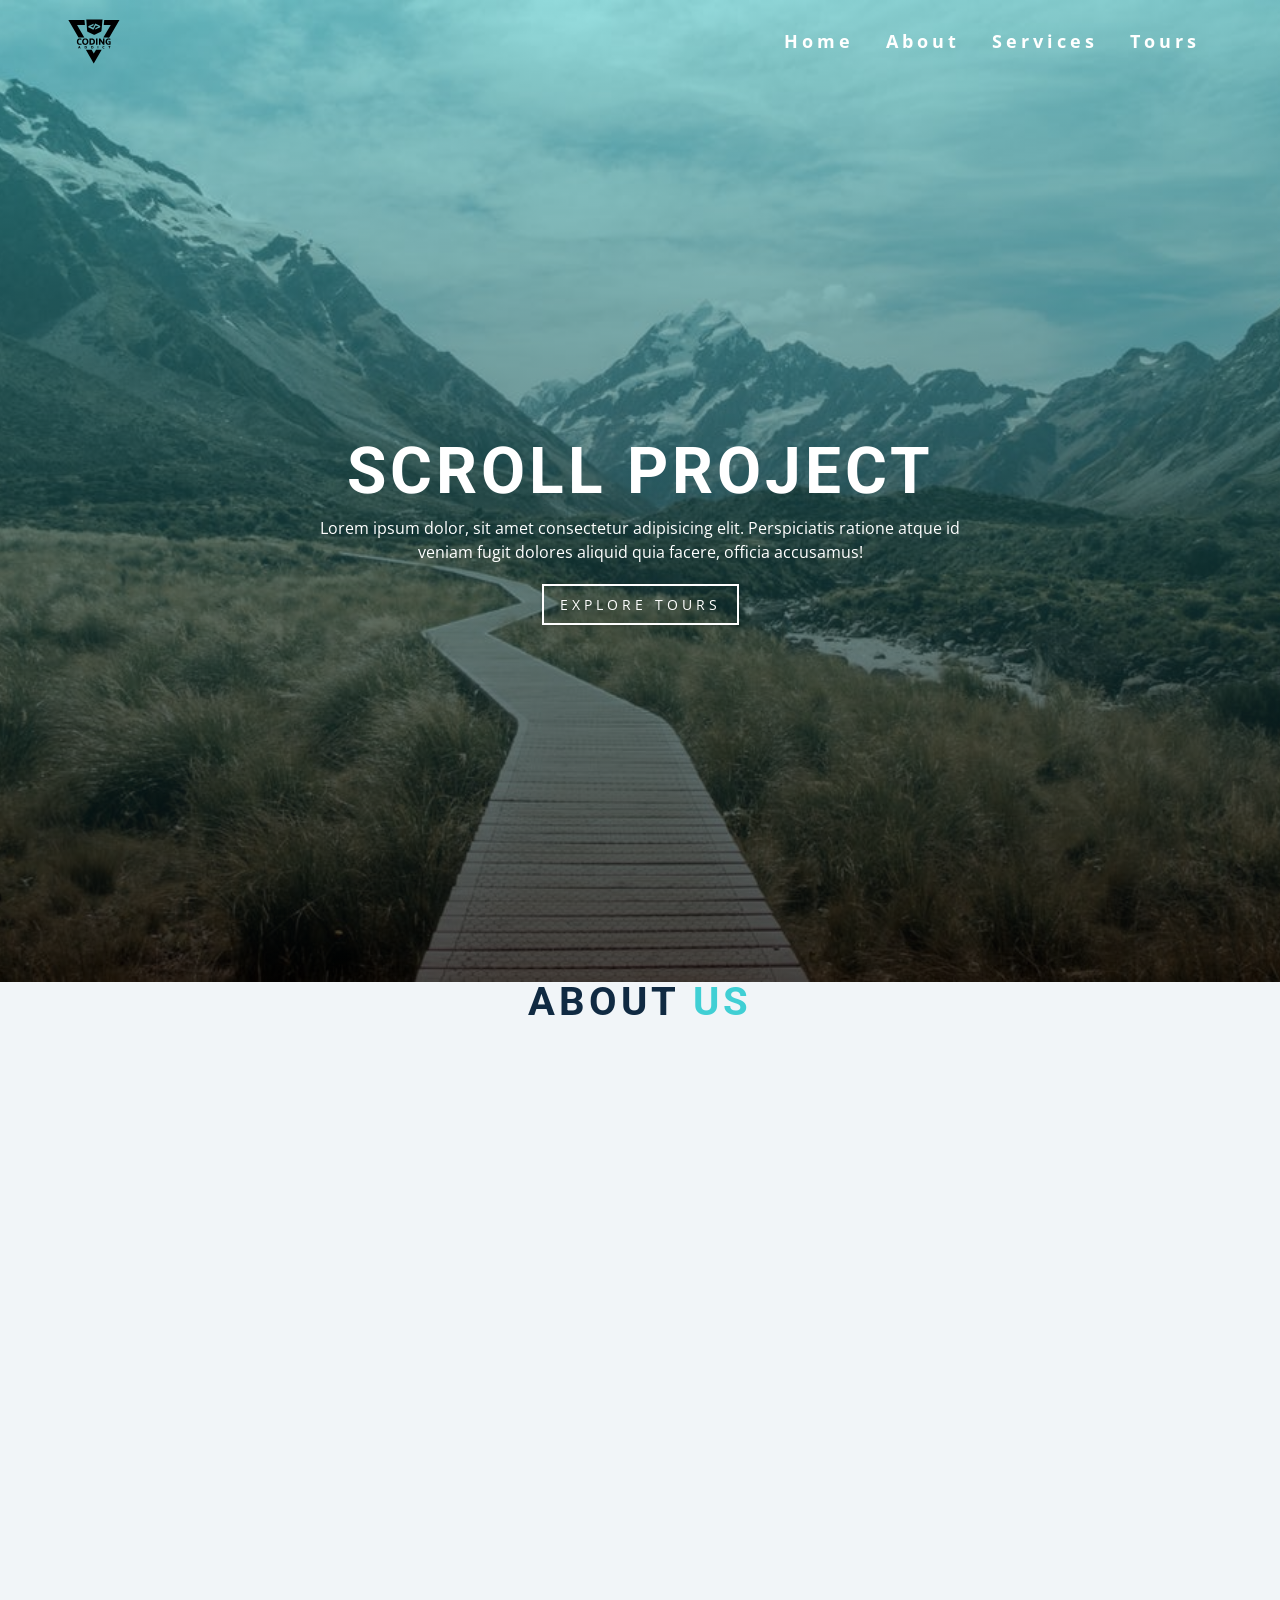
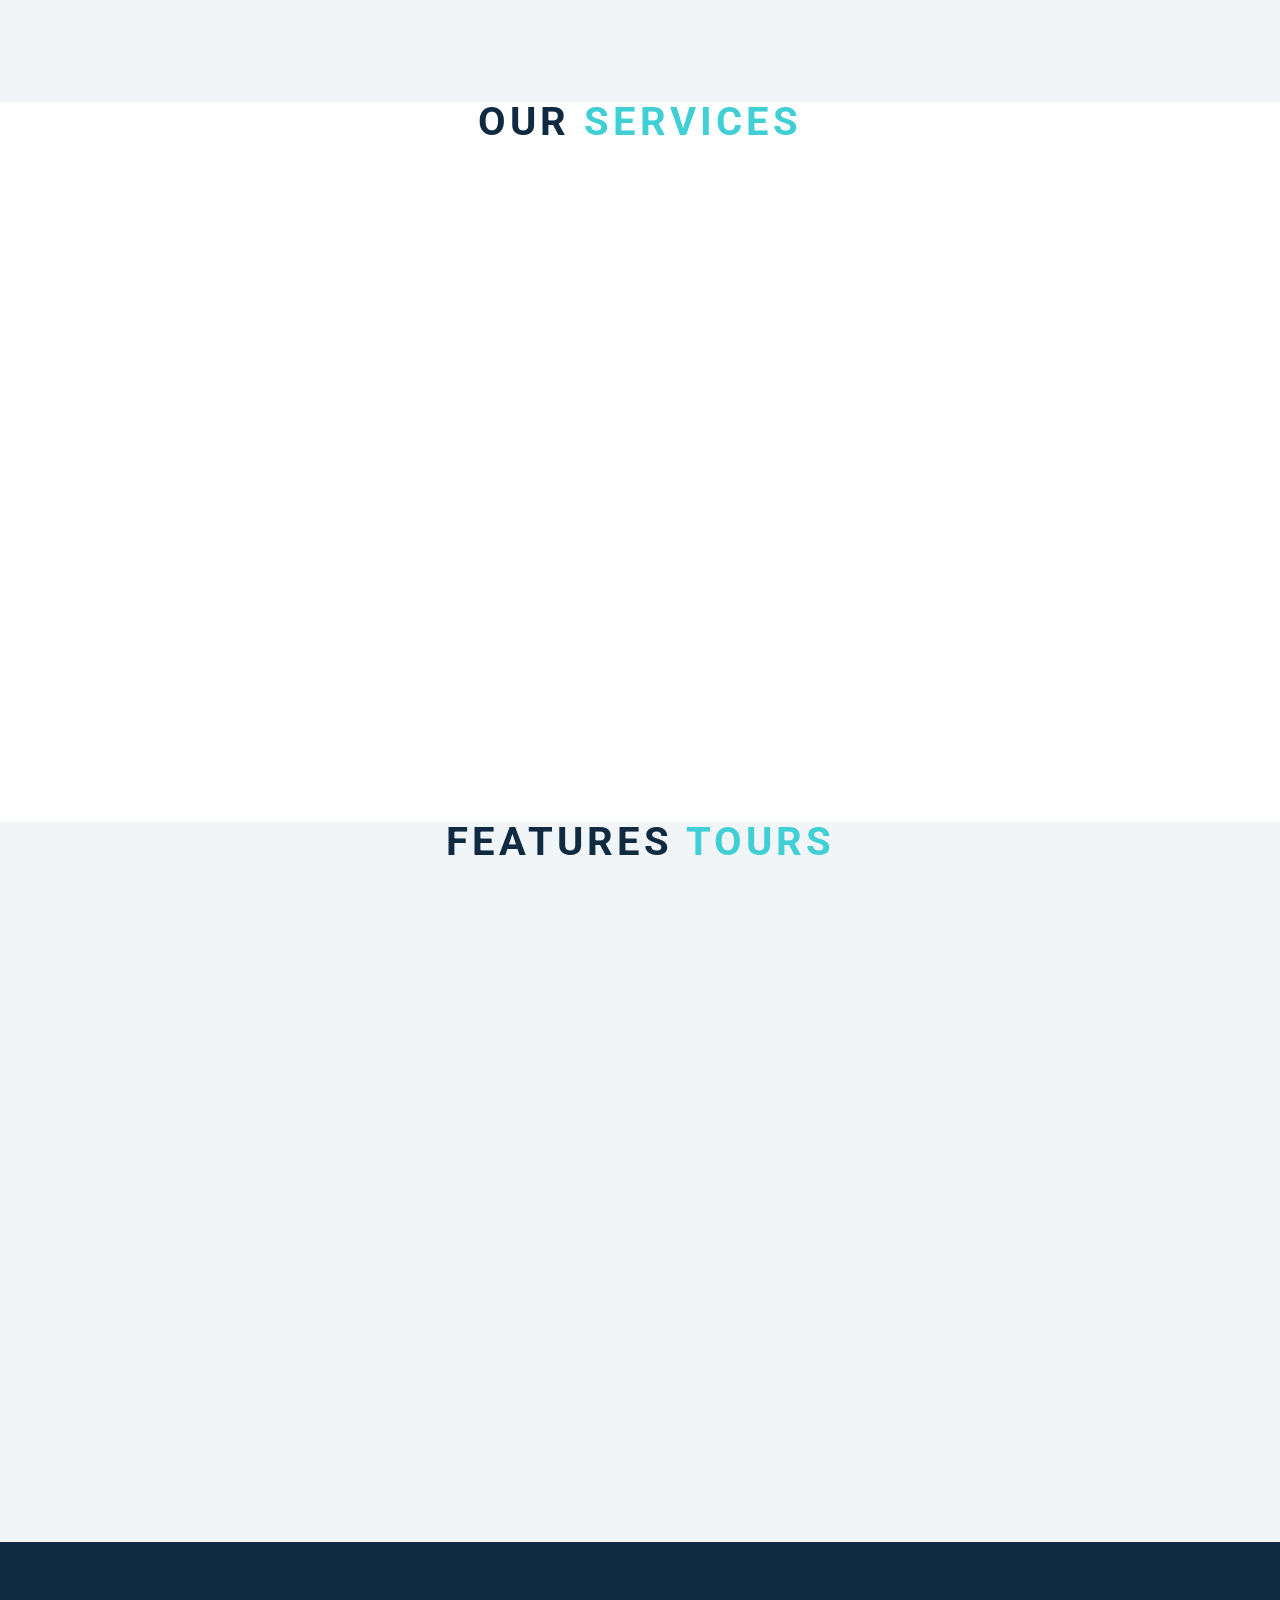
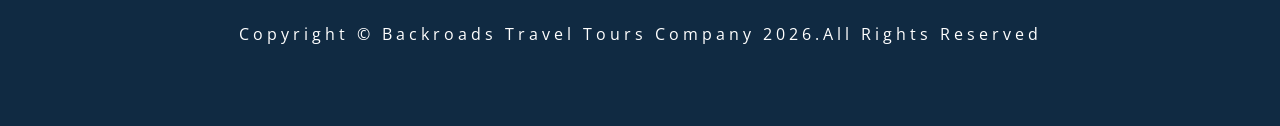
<file: 10_Scroll/index.html>
<!DOCTYPE html>
<html lang="en">

<head>
    <meta charset="UTF-8" />
    <meta name="viewport" content="width=device-width, initial-scale=1.0" />
    <title>Scroll</title>
    <!-- font-awesome -->
    <link rel="stylesheet" href="https://cdnjs.cloudflare.com/ajax/libs/font-awesome/5.14.0/css/all.min.css" />
    <!-- styles -->
    <link rel="stylesheet" href="styles.css" />
</head>

<body>
    <!-- header -->
    <header id="home">
        <!-- navbar -->
        <nav id="nav">
            <div class="nav-center">
                <!-- nav header -->
                <div class="nav-header">
                    <img src="./logo.svg" alt="logo" class="logo">
                    <button class="nav-toggle">
                        <i class="fas fa-bars"></i>
                    </button>
                </div>
                <!-- links -->
                <div class="links-container">
                    <ul class="links">
                        <li>
                            <a href="#home" class="scroll-link">home</a>
                        </li>
                        <li>
                            <a href="#about" class="scroll-link">about</a>
                        </li>
                        <li>
                            <a href="#services" class="scroll-link">services</a>
                        </li>
                        <li>
                            <a href="#tours" class="scroll-link">tours</a>
                        </li>
                    </ul>
                </div>
            </div>
        </nav>
        <!-- banner -->
        <div class="banner">
            <div class="container">
                <h1>scroll project</h1>
                <p>Lorem ipsum dolor, sit amet consectetur adipisicing elit. Perspiciatis ratione atque id veniam fugit dolores aliquid quia facere, officia accusamus!</p>
                <a href="#tour" class="scroll-link btn btn-white">explore tours</a>
            </div>
        </div>
    </header>
    <!-- about -->
    <section id="about" class="section">
        <div class="title">
            <h2>about <span>us</span></h2>
        </div>
    </section>
    <!-- services -->
    <section id="services" class="section">
        <div class="title">
            <h2>our <span>services</span></h2>
        </div>
    </section>
    <!-- tours -->
    <section id="tours" class="section">
        <div class="title">
            <h2>features <span>tours</span></h2>
        </div>
    </section>
    <!-- footer -->
    <footer class="section">
        <p>copyright &copy; backroads travel tours company <span id="date"></span>.all rights reserved</p>
    </footer>
    <!-- back to top button -->
    <a href="#home" class="scroll-link top-link">
        <i class="fas fa-arrow-up"></i>
    </a>
    <!-- javascript -->
    <script src="app.js"></script>
</body>

</html>
</file>
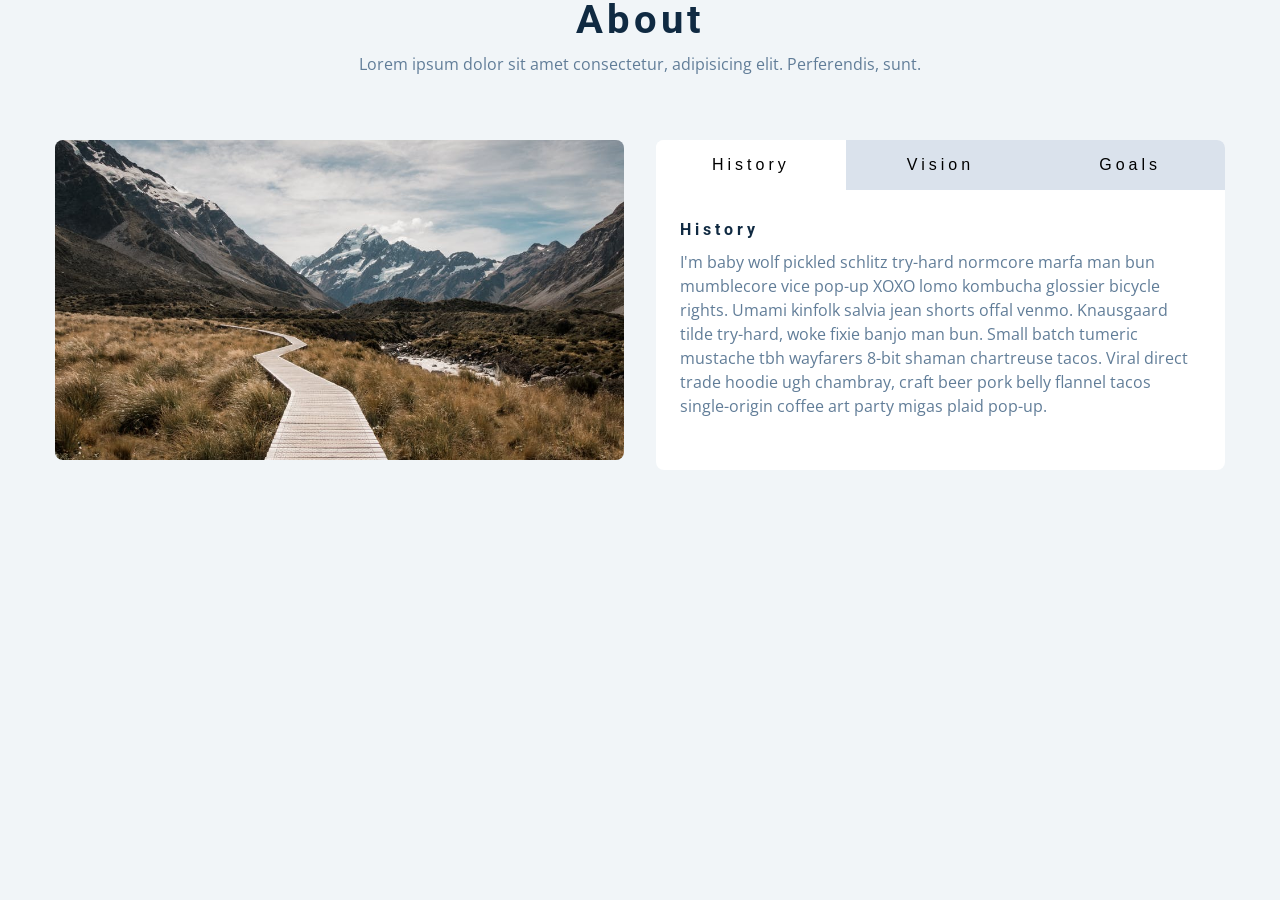
<file: 11_Tabs/index.html>
<!DOCTYPE html>
<html lang="en">

<head>
    <meta charset="UTF-8" />
    <meta name="viewport" content="width=device-width, initial-scale=1.0" />
    <title>Tabs</title>

    <!-- styles -->
    <link rel="stylesheet" href="styles.css" />
</head>

<body>
    <section>
        <div class="title">
            <h2>about</h2>
            <p>
                Lorem ipsum dolor sit amet consectetur, adipisicing elit. Perferendis, sunt.
            </p>
        </div>
        <div class="about-center section-center">
            <article class="about-img">
                <img src="./hero-bcg.jpeg" alt="">
            </article>
            <article class="about">
                <!-- btn container -->
                <div class="btn-container">
                    <button class="tab-btn active" data-id="history">history</button>
                    <button class="tab-btn" data-id="vision">vision</button>
                    <button class="tab-btn" data-id="goals">goals</button>
                </div>
                <article class="about-content">
                    <!-- single item -->
                    <div class="content active" id="history">
                        <h4>history</h4>
                        <p>
                            I'm baby wolf pickled schlitz try-hard normcore marfa man bun mumblecore vice pop-up XOXO lomo kombucha glossier bicycle rights. Umami kinfolk salvia jean shorts offal venmo. Knausgaard tilde try-hard, woke fixie banjo man bun. Small batch tumeric mustache
                            tbh wayfarers 8-bit shaman chartreuse tacos. Viral direct trade hoodie ugh chambray, craft beer pork belly flannel tacos single-origin coffee art party migas plaid pop-up.
                        </p>
                    </div>
                    <!-- single item -->
                    <div class="content" id="vision">
                        <h4>vision</h4>
                        <p>
                            Man bun PBR&B keytar copper mug prism, hell of helvetica. Synth crucifix offal deep v hella biodiesel. Church-key listicle polaroid put a bird on it chillwave palo santo enamel pin, tattooed meggings franzen la croix cray. Retro yr aesthetic four loko
                            tbh helvetica air plant, neutra palo santo tofu mumblecore. Hoodie bushwick pour-over jean shorts chartreuse shabby chic. Roof party hammock master cleanse pop-up truffaut, bicycle rights skateboard affogato readymade sustainable
                            deep v live-edge schlitz narwhal.
                        </p>
                        <ul>
                            <li>list item</li>
                            <li>list item</li>
                            <li>list item</li>
                        </ul>
                    </div>
                    <!-- single item -->
                    <div class="content" id="goals">
                        <h4>goals</h4>
                        <p>
                            Chambray authentic truffaut, kickstarter brunch taxidermy vape heirloom four dollar toast raclette shoreditch church-key. Poutine etsy tote bag, cred fingerstache leggings cornhole everyday carry blog gastropub. Brunch biodiesel sartorial mlkshk swag,
                            mixtape hashtag marfa readymade direct trade man braid cold-pressed roof party. Small batch adaptogen coloring book heirloom. Letterpress food truck hammock literally hell of wolf beard adaptogen everyday carry. Dreamcatcher
                            pitchfork yuccie, banh mi salvia venmo photo booth quinoa chicharrones.
                        </p>
                    </div>
                </article>
            </article>

        </div>
    </section>
    <!-- javascript -->
    <script src="app.js"></script>
</body>

</html>
</file>
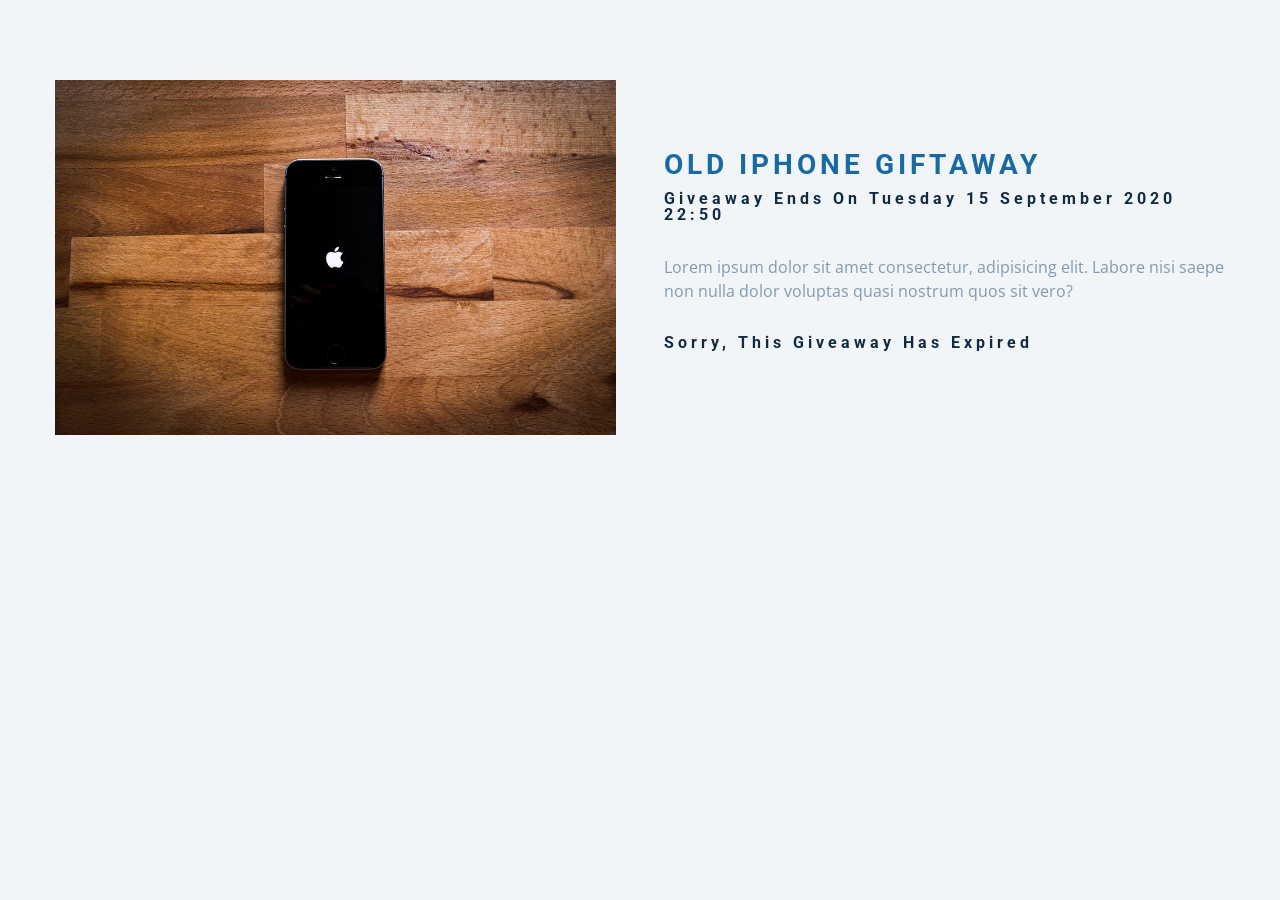
<file: 12_CountdownTimer/index.html>
<!DOCTYPE html>
<html lang="en">

<head>
    <meta charset="UTF-8" />
    <meta name="viewport" content="width=device-width, initial-scale=1.0" />
    <title>Countdown</title>

    <!-- styles -->
    <link rel="stylesheet" href="styles.css" />
</head>

<body>
    <section class="section-center">
        <!-- image -->
        <article class="gift-img">
            <img src="./gift.jpeg" alt="gift">
        </article>
        <!-- info -->
        <article class="gift-info">
            <h3>old iphone giftaway</h3>
            <h4 class="giveaway">
                giveaway ends on day...
            </h4>
            <p>Lorem ipsum dolor sit amet consectetur, adipisicing elit. Labore nisi saepe non nulla dolor voluptas quasi nostrum quos sit vero?</p>
            <div class="deadline">
                <!-- days -->
                <div class="deadline-format">
                    <div>
                        <h4 class="days">12</h4>
                        <span>days</span>
                    </div>
                </div>
                <!-- hours -->
                <div class="deadline-format">
                    <div>
                        <h4 class="hours">12</h4>
                        <span>hours</span>
                    </div>
                </div>
                <!-- mins -->
                <div class="deadline-format">
                    <div>
                        <h4 class="mins">12</h4>
                        <span>mins</span>
                    </div>
                </div>
                <!-- secs -->
                <div class="deadline-format">
                    <div>
                        <h4 class="secs">12</h4>
                        <span>secs</span>
                    </div>
                </div>
            </div>
        </article>
    </section>
    <!-- javascript -->
    <script src="app.js"></script>
</body>

</html>
</file>
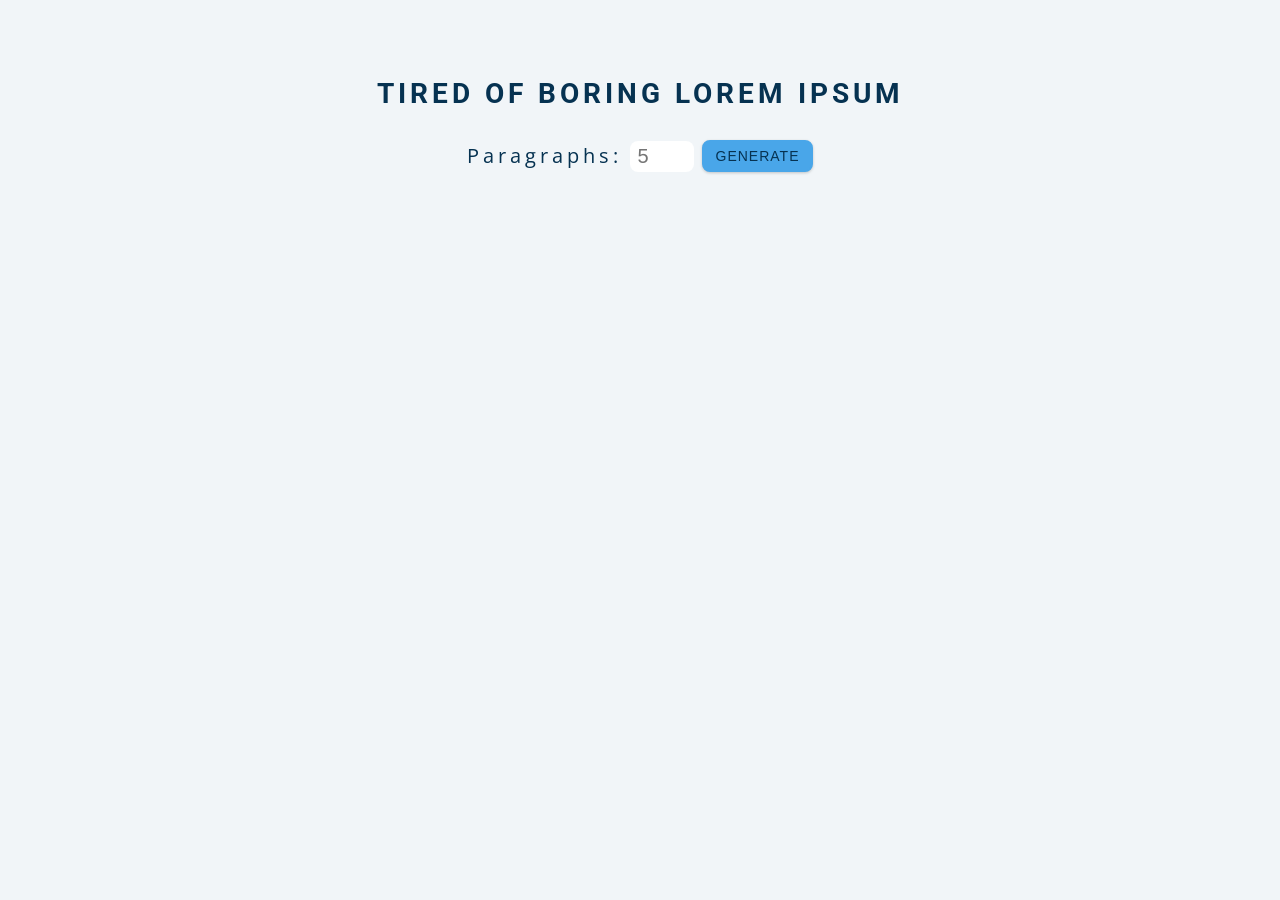
<file: 13_Lorem_ipsum/index.html>
<!DOCTYPE html>
<html lang="en">

<head>
    <meta charset="UTF-8" />
    <meta name="viewport" content="width=device-width, initial-scale=1.0" />
    <title>Lorem Ipsum</title>

    <!-- styles -->
    <link rel="stylesheet" href="styles.css" />
</head>

<body>
    <section class="section-center">
        <h3>tired of boring lorem ipsum</h3>
        <form class="lorem-form">
            <label for="amount">paragraphs:</label>
            <input type="number" name="amount" id="amount" placeholder="5">
            <button type="submit" class="btn">generate</button>
        </form>
        <article class="lorem-text"></article>
    </section>
    <!-- javascript -->
    <script src="app.js"></script>
</body>

</html>
</file>
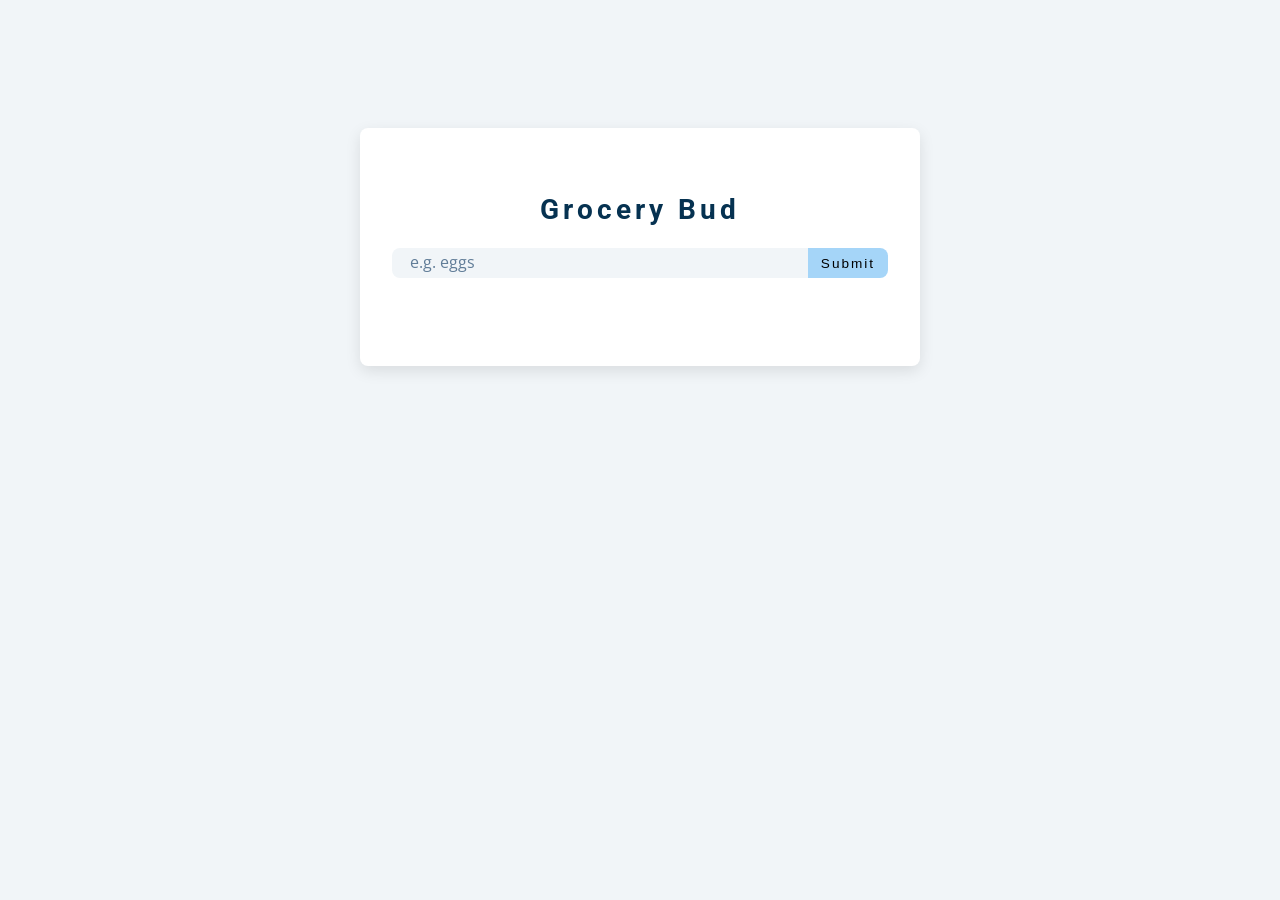
<file: 14_Todo/index.html>
<!DOCTYPE html>
<html lang="en">

<head>
    <meta charset="UTF-8" />
    <meta name="viewport" content="width=device-width, initial-scale=1.0" />
    <title>Grocery Bud</title>
    <!-- font-awesome -->
    <link rel="stylesheet" href="https://cdnjs.cloudflare.com/ajax/libs/font-awesome/5.14.0/css/all.min.css" />
    <!-- styles -->
    <link rel="stylesheet" href="styles.css" />
</head>

<body>
    <section class="section-center">
        <!-- form -->
        <form class="grocery-form">
            <p class="alert"></p>
            <h3>grocery bud</h3>
            <div class="form-control">
                <input type="text" id="grocery" placeholder="e.g. eggs">
                <button type="submit" class="submit-btn">submit</button>
            </div>
        </form>
        <!-- list -->
        <div class="grocery-container">
            <div class="grocery-list">

            </div>
            <!-- button -->
            <button type="button" class="clear-btn">clear items</button>
        </div>
    </section>
    <!-- javascript -->
    <script src="app.js"></script>
</body>

</html>
</file>
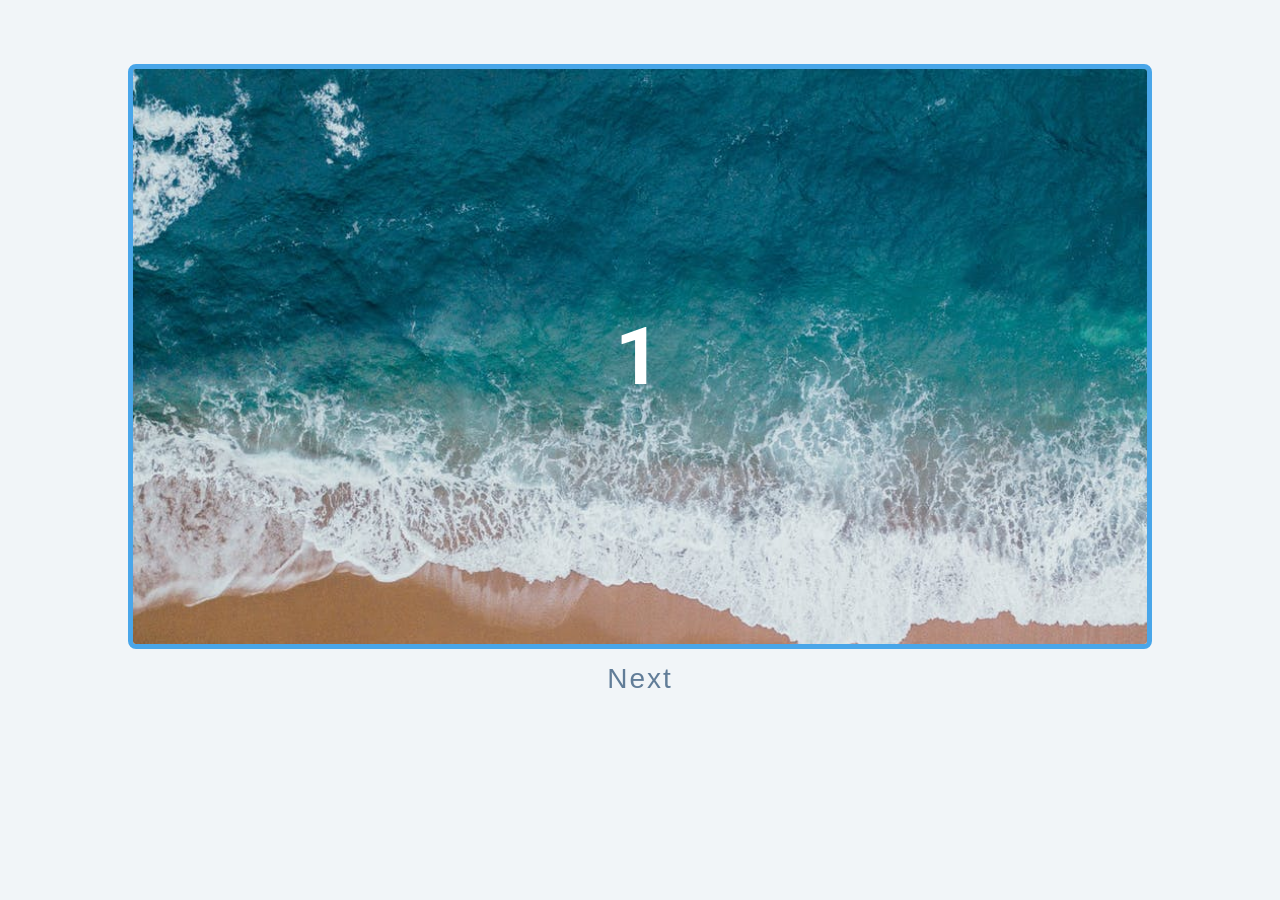
<file: 15_Slider/index.html>
<!DOCTYPE html>
<html lang="en">

<head>
    <meta charset="UTF-8" />
    <meta name="viewport" content="width=device-width, initial-scale=1.0" />
    <title>Slider</title>

    <!-- styles -->
    <link rel="stylesheet" href="styles.css" />
</head>

<body>
    <div class="slider-container">
        <div class="slide">
            <img src="./img-1.jpeg" class="slide-img" alt="">
            <h1>1</h1>
        </div>
        <div class="slide">

            <h1>2</h1>
        </div>
        <div class="slide">

            <h1>3</h1>
        </div>
        <div class="slide">
            <img src="./person-1.jpeg" class="person-img" alt="">
            <h4>susan doe</h4>
            <h1>4</h1>
        </div>
    </div>
    <div class="btn-container">
        <button type="button" class="prevBtn">prev</button>
        <button type="button" class="nextBtn">next</button>
    </div>
    <!-- javascript -->
    <script src="app.js"></script>
</body>

</html>
</file>
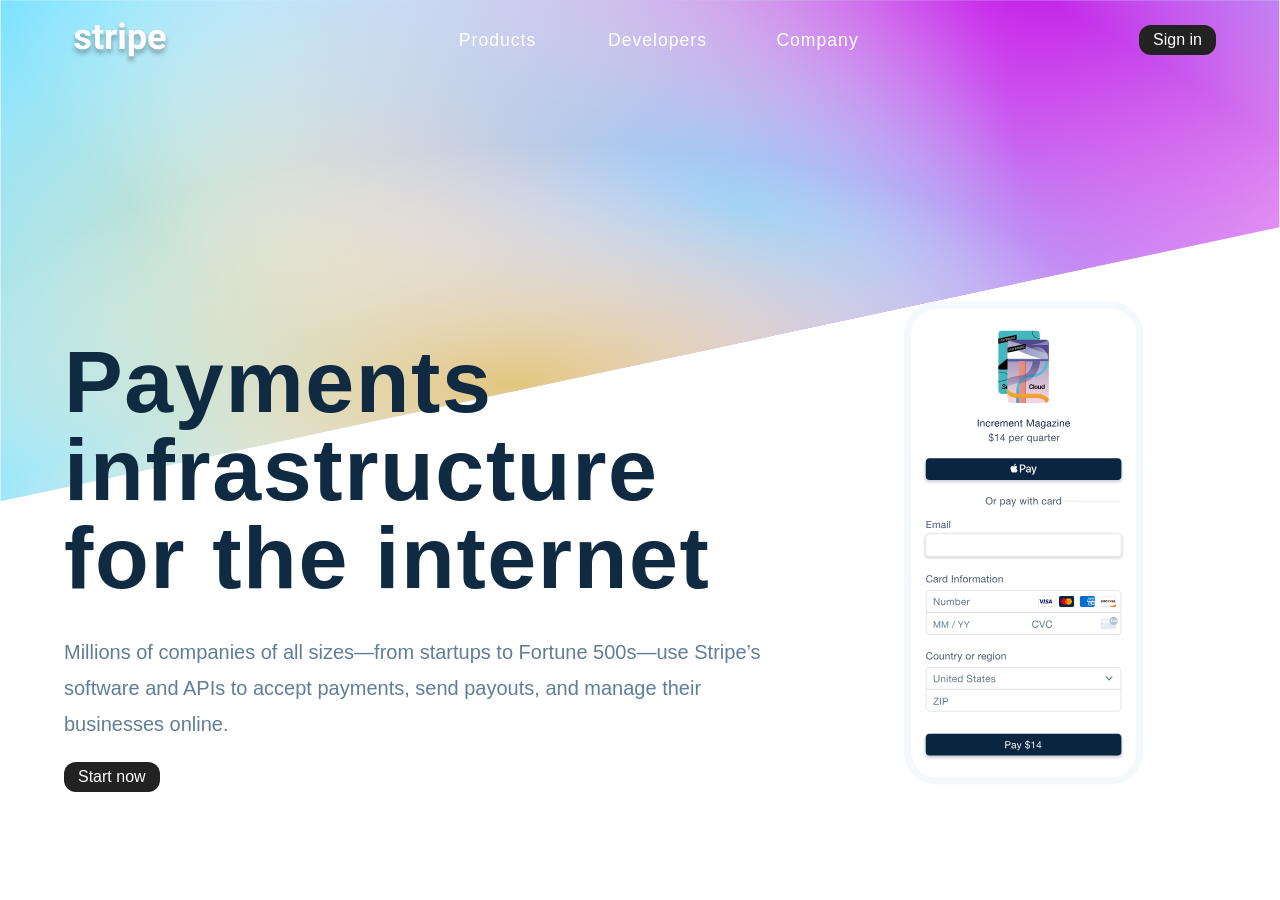
<file: 17_Stripe_SubMenu/index.html>
<!DOCTYPE html>
<html lang="en">

<head>
    <meta charset="UTF-8" />
    <meta name="viewport" content="width=device-width, initial-scale=1.0" />
    <title>Stripe Setup</title>
    <!-- font-awesome -->
    <link rel="stylesheet" href="https://cdnjs.cloudflare.com/ajax/libs/font-awesome/5.14.0/css/all.min.css" />

    <!-- stylesheet -->
    <link rel="stylesheet" href="styles.css" />
</head>

<body>
    <!-- navbar -->
    <nav class="nav">
        <div class="nav-center">
            <div class="nav-header">
                <img src="./images/logo.svg" class="nav-logo" alt="" />
                <button class="btn toggle-btn">
              <i class="fas fa-bars"></i>
            </button>
            </div>
            <ul class="nav-links">
                <li>
                    <button class="link-btn">products</button>
                </li>
                <li>
                    <button class="link-btn">developers</button>
                </li>
                <li>
                    <button class="link-btn">company</button>
                </li>
            </ul>
            <button class="btn signin-btn">Sign in</button>
        </div>
    </nav>

    <!-- hero -->
    <section class="hero">
        <div class="hero-center">
            <article class="hero-info">
                <h1>Payments infrastructure <br> for the internet</h1>
                <p>Millions of companies of all sizes—from startups to Fortune 500s—use Stripe’s software and APIs to accept payments, send payouts, and manage their businesses online.</p>
                <button class="btn">Start now</button>
            </article>
            <article class="hero-images">
                <img src="./images/phone.svg" class="phone-img" alt="">
            </article>
        </div>
    </section>

    <!-- sidebar -->
    <div class="sidebar-wrapper">
        <aside class="sidebar">
            <button class="close-btn"><i class="fas fa-times"></i></button>
            <div class="sidebar-links"></div>
            <!-- links -->
        </aside>
    </div>
    <!-- links -->
    <aside class="submenu"></aside>

    <script type="module" src="app.js"></script>
</body>

</html>
</file>
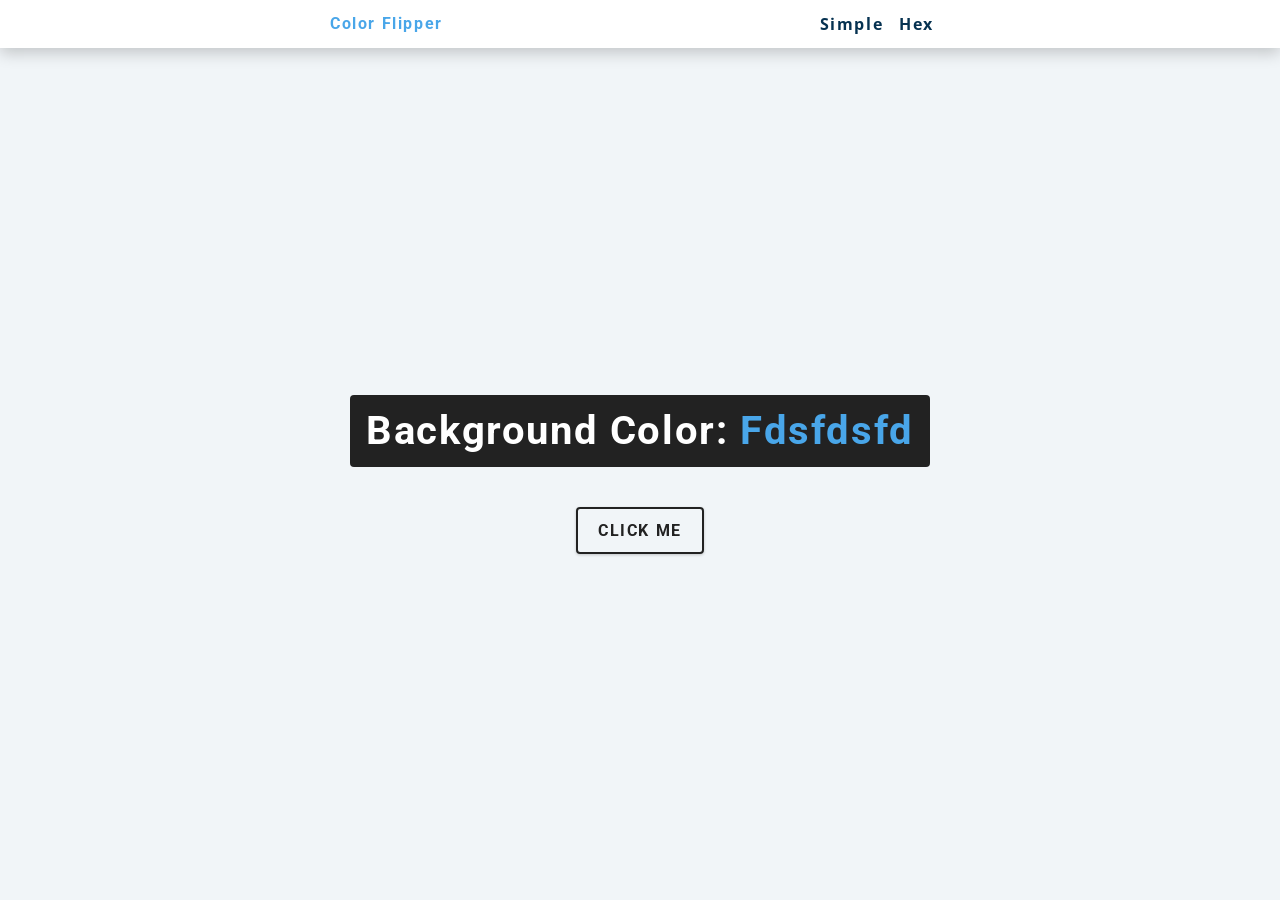
<file: 1_Color_Flipper/index.html>
<!DOCTYPE html>
<html lang="en">

<head>
    <meta charset="UTF-8" />
    <meta name="viewport" content="width=device-width, initial-scale=1.0" />
    <title>Color Flipper || Simple</title>

    <!-- styles -->
    <link rel="stylesheet" href="styles.css" />
</head>

<body>
    <nav>
        <div class="nav-center">
            <h4>color flipper</h4>
            <ul class="nav-links">
                <li><a href="index.html">simple</a></li>
                <li><a href="hex.html">hex</a></li>
            </ul>
        </div>
    </nav>
    <main>
        <div class="container">
            <h2>background color: <span class="color">fdsfdsfd</span></h2>
            <button class="btn btn-hero" id="btn">click me</button>
        </div>
    </main>

    <!-- javascript -->
    <script src="app.js"></script>
</body>

</html>
</file>
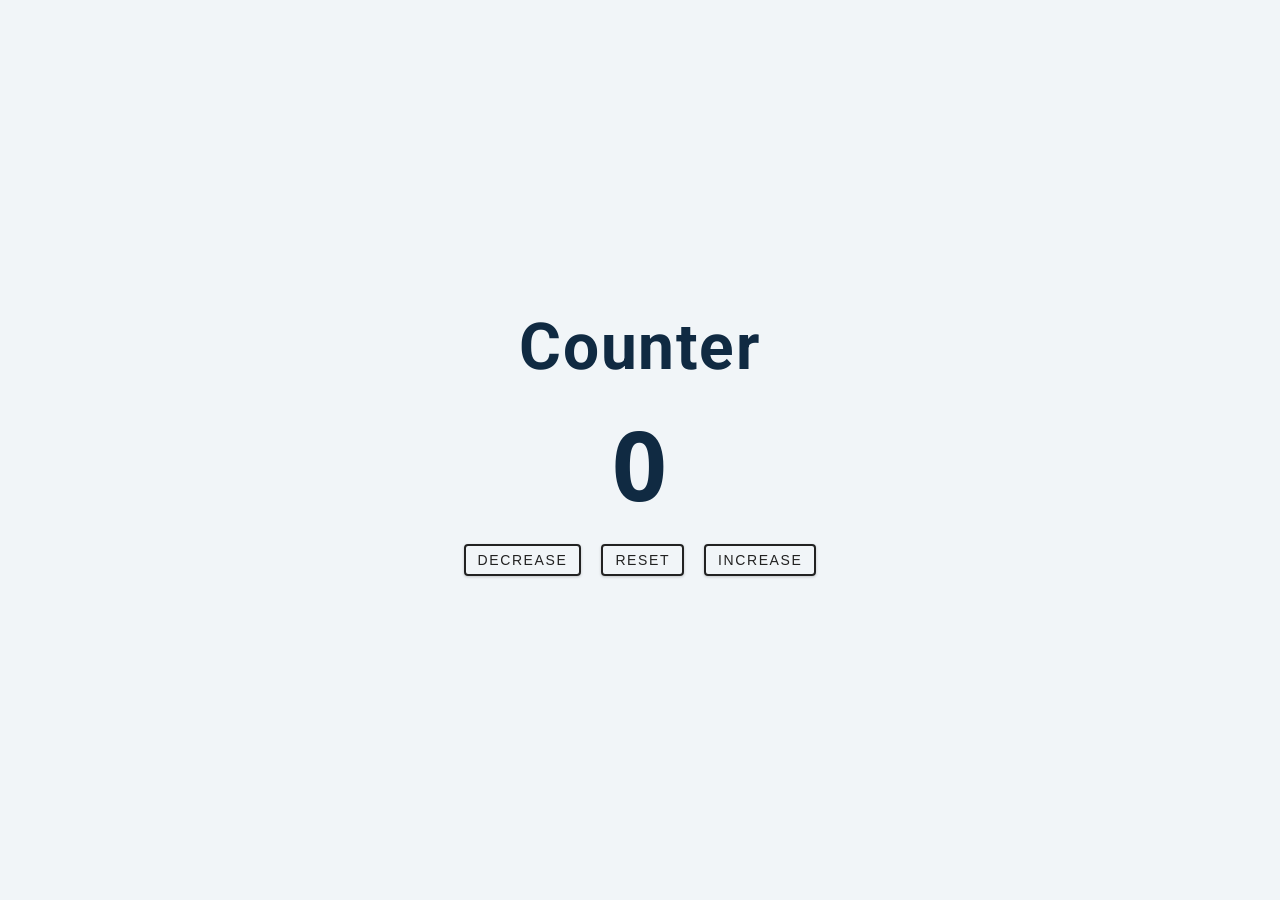
<file: 2_Counter/index.html>
<!DOCTYPE html>
<html lang="en">

<head>
    <meta charset="UTF-8" />
    <meta name="viewport" content="width=device-width, initial-scale=1.0" />
    <title>Counter</title>

    <!-- styles -->
    <link rel="stylesheet" href="styles.css" />
</head>

<body>
    <main>
        <div class="container">
            <h1>Counter</h1>
            <span id="value">0</span>
            <div class="button-container">
                <button class="btn decrease">decrease</button>
                <button class="btn reset">reset</button>
                <button class="btn increase">increase</button>
            </div>
        </div>
    </main>
    <!-- javascript -->
    <script src="app.js"></script>
</body>

</html>
</file>
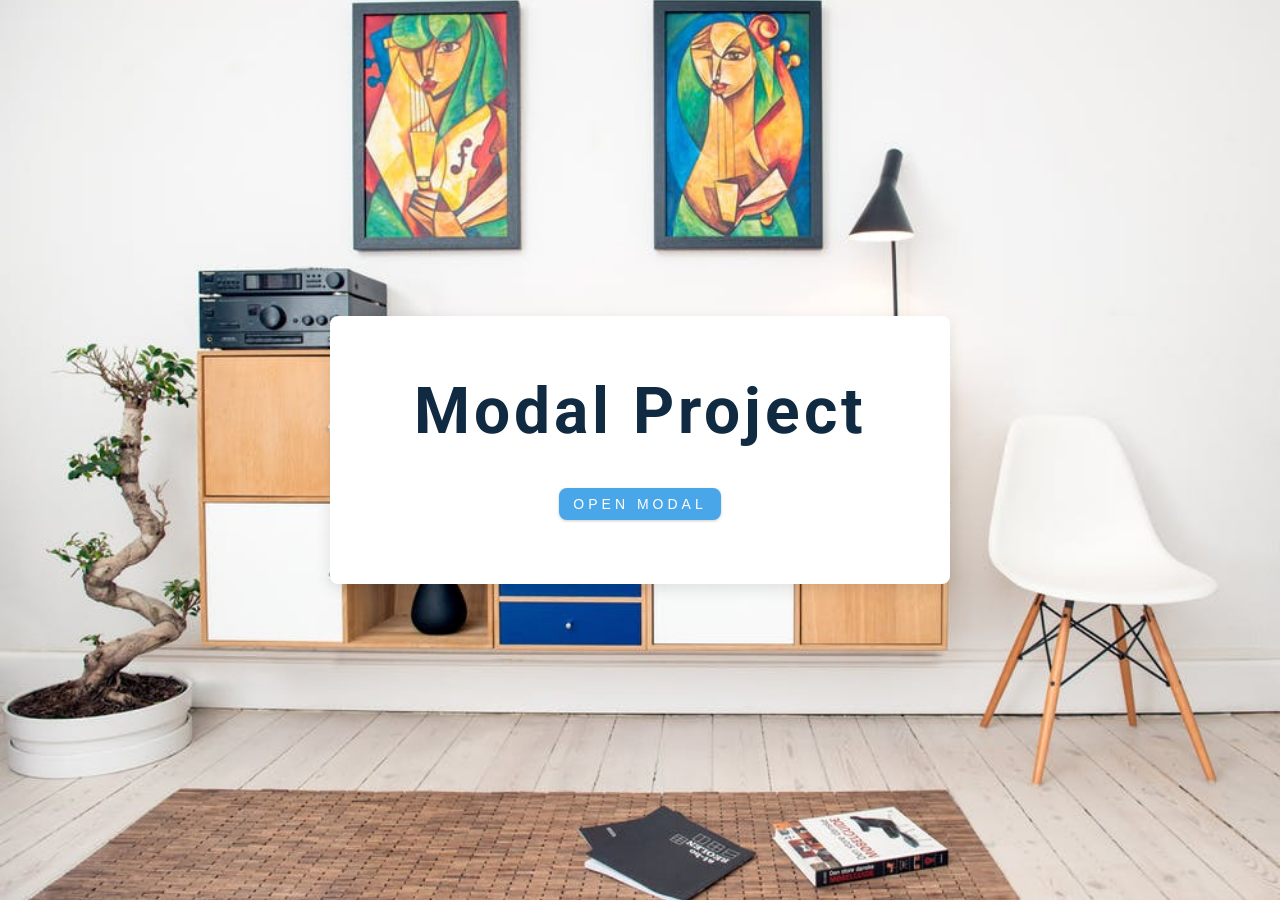
<file: 6_Modal/index.html>
<!DOCTYPE html>
<html lang="en">

<head>
    <meta charset="UTF-8" />
    <meta name="viewport" content="width=device-width, initial-scale=1.0" />
    <title>Modal</title>
    <!-- font-awesome -->
    <link rel="stylesheet" href="https://cdnjs.cloudflare.com/ajax/libs/font-awesome/5.14.0/css/all.min.css" />
    <!-- styles -->
    <link rel="stylesheet" href="styles.css" />
</head>

<body>
    <!-- hero -->
    <header class="hero">
        <div class="banner">
            <h1>modal project</h1>
            <button class="btn modal-btn">
                open modal 
            </button>
        </div>
    </header>

    <!-- modal -->
    <div class="modal-overlay">
        <div class="modal-container">
            <h3>modal content</h3>
            <button class="close-btn">
                <i class="fas fa-times"></i>
            </button>
        </div>
    </div>
    <!-- javascript -->
    <script src="app.js"></script>
</body>

</html>
</file>
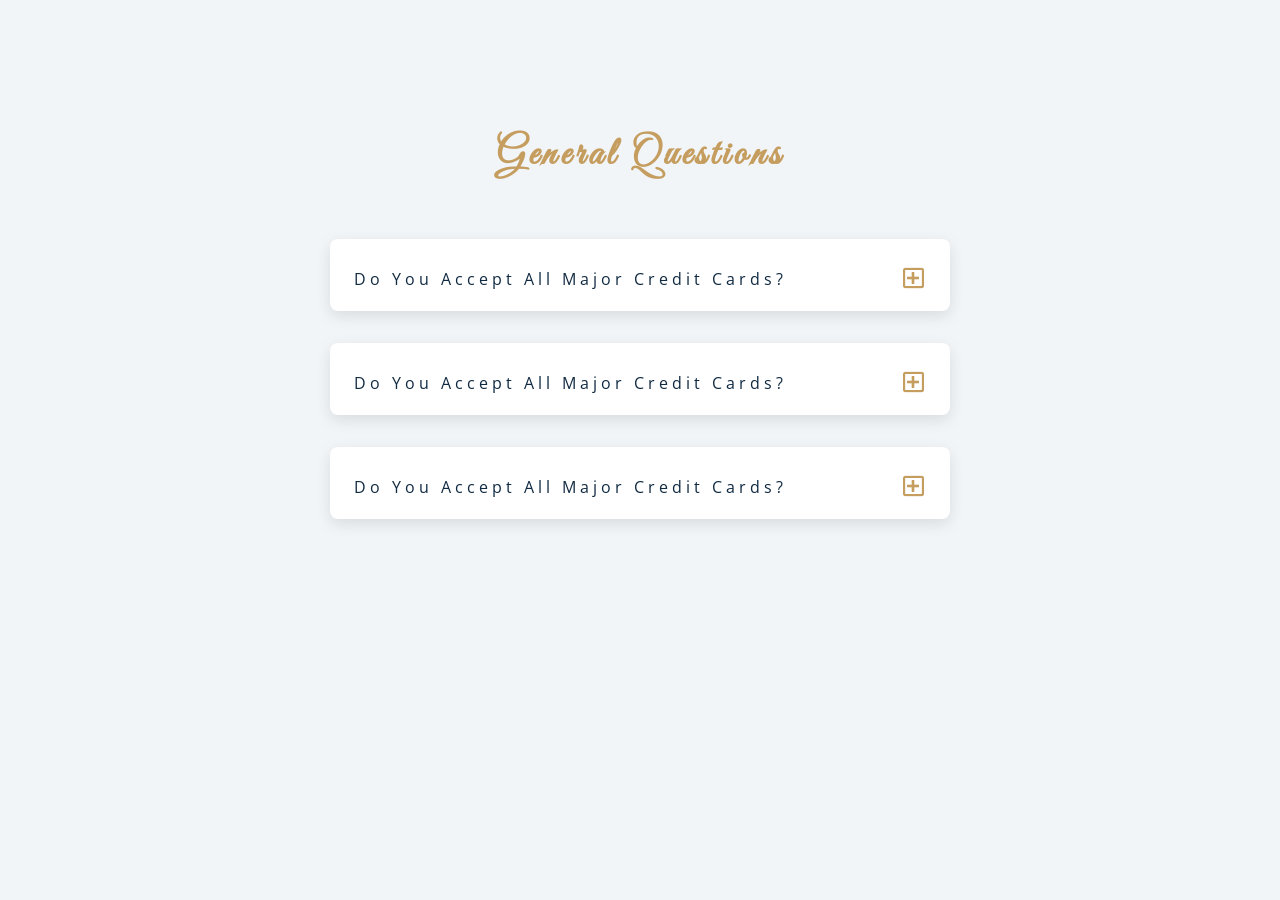
<file: 7_Questions/index.html>
<!DOCTYPE html>
<html lang="en">

<head>
    <meta charset="UTF-8" />
    <meta name="viewport" content="width=device-width, initial-scale=1.0" />
    <title>Q & A</title>
    <!-- font-awesome -->
    <link rel="stylesheet" href="https://cdnjs.cloudflare.com/ajax/libs/font-awesome/5.14.0/css/all.min.css" />
    <!-- extra fonts -->
    <link href="https://fonts.googleapis.com/css?family=Great+Vibes&display=swap" rel="stylesheet" />
    <!-- styles -->
    <link rel="stylesheet" href="styles.css" />
</head>

<body>
    <section class="questions">
        <!-- title -->
        <div class="title">
            <h2>general questions</h2>
        </div>
        <!-- questions -->
        <div class="section-center">
            <!-- single question -->
            <article class="question">
                <!-- qy=uestion title -->
                <div class="question-title">
                    <p>do you accept all major credit cards?</p>
                    <button type="button" class="question-btn">
                    <span class="plus-cion">
                        <i class="far fa-plus-square"></i>
                    </span>
                    <span class="minus-icon">
                        <i class="far fa-minus-square"></i>
                    </span>
                </button>
                </div>
                <!-- question text -->
                <div class="question-text">
                    <p>Lorem ipsum dolor sit amet consectetur adipisicing elit. Debitis amet ab impedit necessitatibus. Dicta voluptatum, eligendi sint ipsa reprehenderit quas distinctio aut necessitatibus assumenda debitis harum culpa doloremque recusandae
                        nesciunt?
                    </p>
                </div>
            </article>
            <!-- single question -->
            <article class="question">
                <!-- qy=uestion title -->
                <div class="question-title">
                    <p>do you accept all major credit cards?</p>
                    <button type="button" class="question-btn">
                    <span class="plus-cion">
                        <i class="far fa-plus-square"></i>
                    </span>
                    <span class="minus-icon">
                        <i class="far fa-minus-square"></i>
                    </span>
                </button>
                </div>
                <!-- question text -->
                <div class="question-text">
                    <p>Lorem ipsum dolor sit amet consectetur adipisicing elit. Debitis amet ab impedit necessitatibus. Dicta voluptatum, eligendi sint ipsa reprehenderit quas distinctio aut necessitatibus assumenda debitis harum culpa doloremque recusandae
                        nesciunt?
                    </p>
                </div>
            </article>
            <!-- single question -->
            <article class="question">
                <!-- qy=uestion title -->
                <div class="question-title">
                    <p>do you accept all major credit cards?</p>
                    <button type="button" class="question-btn">
                    <span class="plus-cion">
                        <i class="far fa-plus-square"></i>
                    </span>
                    <span class="minus-icon">
                        <i class="far fa-minus-square"></i>
                    </span>
                </button>
                </div>
                <!-- question text -->
                <div class="question-text">
                    <p>Lorem ipsum dolor sit amet consectetur adipisicing elit. Debitis amet ab impedit necessitatibus. Dicta voluptatum, eligendi sint ipsa reprehenderit quas distinctio aut necessitatibus assumenda debitis harum culpa doloremque recusandae
                        nesciunt?
                    </p>
                </div>
            </article>
        </div>
    </section>
    <!-- javascript -->
    <script src="app.js"></script>
</body>

</html>
</file>
<file: 10_Scroll/styles.css>
/*
=============== 
Fonts
===============
*/

@import url("https://fonts.googleapis.com/css?family=Open+Sans|Roboto:400,700&display=swap");

/*
=============== 
Variables
===============
*/

:root {
    /* dark shades of primary color*/
    --clr-primary-1: hsl(205, 86%, 17%);
    --clr-primary-2: hsl(205, 77%, 27%);
    --clr-primary-3: hsl(205, 72%, 37%);
    --clr-primary-4: hsl(205, 63%, 48%);
    /* primary/main color */
    --clr-primary-5: #49a6e9;
    /* lighter shades of primary color */
    --clr-primary-6: hsl(205, 89%, 70%);
    --clr-primary-7: hsl(205, 90%, 76%);
    --clr-primary-8: hsl(205, 86%, 81%);
    --clr-primary-9: hsl(205, 90%, 88%);
    --clr-primary-10: hsl(205, 100%, 96%);
    /* darkest grey - used for headings */
    --clr-grey-1: hsl(209, 61%, 16%);
    --clr-grey-2: hsl(211, 39%, 23%);
    --clr-grey-3: hsl(209, 34%, 30%);
    --clr-grey-4: hsl(209, 28%, 39%);
    /* grey used for paragraphs */
    --clr-grey-5: hsl(210, 22%, 49%);
    --clr-grey-6: hsl(209, 23%, 60%);
    --clr-grey-7: hsl(211, 27%, 70%);
    --clr-grey-8: hsl(210, 31%, 80%);
    --clr-grey-9: hsl(212, 33%, 89%);
    --clr-grey-10: hsl(210, 36%, 96%);
    --clr-white: #fff;
    --clr-red-dark: hsl(360, 67%, 44%);
    --clr-red-light: hsl(360, 71%, 66%);
    --clr-green-dark: hsl(125, 67%, 44%);
    --clr-green-light: hsl(125, 71%, 66%);
    --clr-secondary: hsla(182, 63%, 54%);
    --clr-black: #222;
    --ff-primary: "Roboto", sans-serif;
    --ff-secondary: "Open Sans", sans-serif;
    --transition: all 0.3s linear;
    --spacing: 0.25rem;
    --radius: 0.5rem;
    --light-shadow: 0 5px 15px rgba(0, 0, 0, 0.1);
    --dark-shadow: 0 5px 15px rgba(0, 0, 0, 0.2);
    --max-width: 1170px;
    --fixed-width: 620px;
}


/*
=============== 
Global Styles
===============
*/

html {
    scroll-behavior: smooth;
}

*,
::after,
::before {
    margin: 0;
    padding: 0;
    box-sizing: border-box;
}

body {
    font-family: var(--ff-secondary);
    background: var(--clr-grey-10);
    color: var(--clr-grey-1);
    line-height: 1.5;
    font-size: 0.875rem;
}

ul {
    list-style-type: none;
}

a {
    text-decoration: none;
}

img:not(.logo) {
    width: 100%;
}

img {
    display: block;
}

h1,
h2,
h3,
h4 {
    letter-spacing: var(--spacing);
    text-transform: capitalize;
    line-height: 1.25;
    margin-bottom: 0.75rem;
    font-family: var(--ff-primary);
}

h1 {
    font-size: 3rem;
}

h2 {
    font-size: 2rem;
}

h3 {
    font-size: 1.25rem;
}

h4 {
    font-size: 0.875rem;
}

p {
    margin-bottom: 1.25rem;
    color: var(--clr-grey-5);
}

@media screen and (min-width: 800px) {
    h1 {
        font-size: 4rem;
    }
    h2 {
        font-size: 2.5rem;
    }
    h3 {
        font-size: 1.75rem;
    }
    h4 {
        font-size: 1rem;
    }
    body {
        font-size: 1rem;
    }
    h1,
    h2,
    h3,
    h4 {
        line-height: 1;
    }
}


/*  global classes */

.btn {
    text-transform: uppercase;
    background: transparent;
    color: var(--clr-black);
    padding: 0.375rem 0.75rem;
    letter-spacing: var(--spacing);
    display: inline-block;
    transition: var(--transition);
    font-size: 0.875rem;
    border: 2px solid var(--clr-black);
    cursor: pointer;
    box-shadow: 0 1px 3px rgba(0, 0, 0, 0.2);
    border-radius: var(--radius);
}

.btn:hover {
    color: var(--clr-white);
    background: var(--clr-black);
}

.btn-white {
    color: var(--clr-white);
    border-color: var(--clr-white);
    border-radius: 0;
    padding: 0.5rem 1rem;
}

.btn:hover {
    background: var(--clr-white);
    color: var(--clr-secondary);
}


/* section */

.section {
    padding-bottom: 5rem;
}

.section-center {
    width: 90vw;
    margin: 0 auto;
    max-width: 1170px;
}

@media screen and (min-width: 992px) {
    .section-center {
        width: 95vw;
    }
}

main {
    min-height: 100vh;
    display: grid;
    place-items: center;
}


/*
=============== 
Scroll
===============
*/


/* navbar */

nav {
    background: var(--clr-white);
    padding: 1rem 1.5rem;
}


/* fixed nav */

.fixed-nav {
    position: fixed;
    top: 0;
    left: 0;
    width: 100%;
    background: var(--clr-white);
    box-shadow: var(--light-shadow);
}

.fixed-nav .links a {
    color: var(--clr-grey-1);
}

.fixed-nav .links a:hover {
    color: var(--clr-secondary);
}


/* .fixed-nav .links-container {
    height: auto !important;
} */

.nav-header {
    display: flex;
    align-items: center;
    justify-content: space-between;
}

.nav-toggle {
    font-size: 1.5rem;
    color: var(--clr-grey-1);
    background: transparent;
    border-color: transparent;
    transition: var(--transition);
    cursor: pointer;
}

.nav-toggle:hover {
    color: var(--clr-secondary);
}

.logo {
    height: 50px;
}

.links-container {
    height: 0;
    overflow: hidden;
    transition: var(--transition);
}

.show-links {
    height: 200px;
}

.links a {
    background: var(--clr-white);
    color: var(--clr-grey-5);
    font-size: 1.1rem;
    text-transform: capitalize;
    letter-spacing: var(--spacing);
    display: block;
    transition: var(--transition);
    font-weight: bold;
    padding: 0.75rem 0;
}

.links a:hover {
    color: var(--clr-grey-1);
}

@media screen and (min-width: 800px) {
    nav {
        background: transparent;
    }
    .nav-center {
        width: 90vw;
        max-width: 1170px;
        margin: 0 auto;
        display: flex;
        align-items: center;
        justify-content: space-between;
    }
    .nav-header {
        padding: 0;
    }
    .nav-toggle {
        display: none;
    }
    .links-container {
        height: auto !important;
    }
    .links {
        display: flex;
    }
    .links a {
        background: transparent;
        color: var(--clr-white);
        font-size: 1.1rem;
        text-transform: capitalize;
        letter-spacing: var(--spacing);
        display: block;
        transition: var(--transition);
        margin: 0 1rem;
        font-weight: bold;
        padding: 0;
    }
    .links a:hover {
        color: var(--clr-white);
    }
}


/* hero */

header {
    min-height: 100vh;
    background: linear-gradient(rgba(63, 208, 212, 0.5), rgba(0, 0, 0, 0.7)), url(./hero-bcg.jpeg) center/cover no-repeat;
}

.banner {
    min-height: 100vh;
    display: grid;
    place-items: center;
    text-align: center;
}

.container h1 {
    color: var(--clr-white);
    text-transform: uppercase;
}

.container p {
    color: var(--clr-white);
    max-width: 25rem;
    margin: 0 auto;
    margin-bottom: 1.25rem;
}

@media screen and (min-width: 768px) {
    .container p {
        max-width: 40rem;
    }
}


/* sections and title */

.title h2 {
    text-align: center;
    text-transform: uppercase;
}

.title span {
    color: var(--clr-secondary);
}

#about,
#services,
#tours {
    height: 80vh;
}

#services {
    background: var(--clr-white);
}

footer {
    background: var(--clr-grey-1);
    padding: 5rem 1rem;
}

footer p {
    color: var(--clr-white);
    text-align: center;
    text-transform: capitalize;
    letter-spacing: var(--spacing);
    margin-bottom: 0;
}

.top-link {
    font-size: 1.25rem;
    position: fixed;
    bottom: 3rem;
    right: 3rem;
    background: var(--clr-secondary);
    width: 2rem;
    height: 2rem;
    display: grid;
    place-items: center;
    border-radius: var(--radius);
    color: var(--clr-white);
    animation: bounce 2s ease-in-out infinite;
    visibility: hidden;
    z-index: -100;
}

.show-link {
    visibility: visible;
    z-index: 100;
}

@keyframes bounce {
    0% {
        transform: scale(1);
    }
    50% {
        transform: scale(1.5);
    }
    100% {
        transform: scale(1);
    }
}
</file>
<file: 11_Tabs/styles.css>
/*
=============== 
Fonts
===============
*/

@import url("https://fonts.googleapis.com/css?family=Open+Sans|Roboto:400,700&display=swap");

/*
=============== 
Variables
===============
*/

:root {
    /* dark shades of primary color*/
    --clr-primary-1: hsl(205, 86%, 17%);
    --clr-primary-2: hsl(205, 77%, 27%);
    --clr-primary-3: hsl(205, 72%, 37%);
    --clr-primary-4: hsl(205, 63%, 48%);
    /* primary/main color */
    --clr-primary-5: #49a6e9;
    /* lighter shades of primary color */
    --clr-primary-6: hsl(205, 89%, 70%);
    --clr-primary-7: hsl(205, 90%, 76%);
    --clr-primary-8: hsl(205, 86%, 81%);
    --clr-primary-9: hsl(205, 90%, 88%);
    --clr-primary-10: hsl(205, 100%, 96%);
    /* darkest grey - used for headings */
    --clr-grey-1: hsl(209, 61%, 16%);
    --clr-grey-2: hsl(211, 39%, 23%);
    --clr-grey-3: hsl(209, 34%, 30%);
    --clr-grey-4: hsl(209, 28%, 39%);
    /* grey used for paragraphs */
    --clr-grey-5: hsl(210, 22%, 49%);
    --clr-grey-6: hsl(209, 23%, 60%);
    --clr-grey-7: hsl(211, 27%, 70%);
    --clr-grey-8: hsl(210, 31%, 80%);
    --clr-grey-9: hsl(212, 33%, 89%);
    --clr-grey-10: hsl(210, 36%, 96%);
    --clr-white: #fff;
    --clr-red-dark: hsl(360, 67%, 44%);
    --clr-red-light: hsl(360, 71%, 66%);
    --clr-green-dark: hsl(125, 67%, 44%);
    --clr-green-light: hsl(125, 71%, 66%);
    --clr-black: #222;
    --ff-primary: "Roboto", sans-serif;
    --ff-secondary: "Open Sans", sans-serif;
    --transition: all 0.3s linear;
    --spacing: 0.25rem;
    --radius: 0.5rem;
    --light-shadow: 0 5px 15px rgba(0, 0, 0, 0.1);
    --dark-shadow: 0 5px 15px rgba(0, 0, 0, 0.2);
    --max-width: 1170px;
    --fixed-width: 620px;
}


/*
=============== 
Global Styles
===============
*/

*,
::after,
::before {
    margin: 0;
    padding: 0;
    box-sizing: border-box;
}

body {
    font-family: var(--ff-secondary);
    background: var(--clr-grey-10);
    color: var(--clr-grey-1);
    line-height: 1.5;
    font-size: 0.875rem;
}

ul {
    list-style-type: none;
}

a {
    text-decoration: none;
}

img:not(.logo) {
    width: 100%;
}

img {
    display: block;
}

h1,
h2,
h3,
h4 {
    letter-spacing: var(--spacing);
    text-transform: capitalize;
    line-height: 1.25;
    margin-bottom: 0.75rem;
    font-family: var(--ff-primary);
}

h1 {
    font-size: 3rem;
}

h2 {
    font-size: 2rem;
}

h3 {
    font-size: 1.25rem;
}

h4 {
    font-size: 0.875rem;
}

p {
    margin-bottom: 1.25rem;
    color: var(--clr-grey-5);
}

@media screen and (min-width: 800px) {
    h1 {
        font-size: 4rem;
    }
    h2 {
        font-size: 2.5rem;
    }
    h3 {
        font-size: 1.75rem;
    }
    h4 {
        font-size: 1rem;
    }
    body {
        font-size: 1rem;
    }
    h1,
    h2,
    h3,
    h4 {
        line-height: 1;
    }
}


/*  global classes */

.btn {
    text-transform: uppercase;
    background: transparent;
    color: var(--clr-black);
    padding: 0.375rem 0.75rem;
    letter-spacing: var(--spacing);
    display: inline-block;
    transition: var(--transition);
    font-size: 0.875rem;
    border: 2px solid var(--clr-black);
    cursor: pointer;
    box-shadow: 0 1px 3px rgba(0, 0, 0, 0.2);
    border-radius: var(--radius);
}

.btn:hover {
    color: var(--clr-white);
    background: var(--clr-black);
}


/* section */

.section {
    padding: 5rem 0;
}

.section-center {
    width: 90vw;
    margin: 0 auto;
    max-width: 1170px;
}

@media screen and (min-width: 992px) {
    .section-center {
        width: 95vw;
    }
}

main {
    min-height: 100vh;
    display: grid;
    place-items: center;
}


/*
=============== 
About
===============
*/

.title {
    text-align: center;
    margin-bottom: 4rem;
}

.title p {
    width: 80%;
    margin: 0 auto;
}

.about-img {
    margin-bottom: 2rem;
}

.about-img img {
    border-radius: var(--radius);
    object-fit: cover;
    height: 20rem;
}

@media screen and (min-width: 992px) {
    .about-img {
        margin-bottom: 0;
    }
    .about-center {
        display: grid;
        grid-template-columns: 1fr 1fr;
        column-gap: 2rem;
    }
}

.about {
    background: var(--clr-white);
    border-radius: var(--radius);
    display: grid;
    grid-template-rows: auto 1fr;
}

.btn-container {
    border-top-left-radius: var(--radius);
    border-top-right-radius: var(--radius);
    display: grid;
    grid-template-columns: 1fr 1fr 1fr;
}

.tab-btn:nth-child(1) {
    border-top-left-radius: var(--radius);
}

.tab-btn:nth-child(3) {
    border-top-right-radius: var(--radius);
}

.tab-btn {
    padding: 1rem 0;
    border: none;
    text-transform: capitalize;
    font-size: 1rem;
    display: block;
    background: var(--clr-grey-9);
    cursor: pointer;
    transition: var(--transition);
    letter-spacing: var(--spacing);
}

.tab-btn:hover:not(.active) {
    background: var(--clr-primary-10);
    color: var(--clr-primary-5);
}

.about-content {
    border-bottom-left-radius: var(--radius);
    border-bottom-right-radius: var(--radius);
    padding: 2rem 1.5rem;
}


/* hide content */

.content {
    display: none;
}

.tab-btn.active {
    background: var(--clr-white);
}

.content.active {
    display: block;
}
</file>
<file: 12_CountdownTimer/styles.css>
/*
=============== 
Fonts
===============
*/

@import url("https://fonts.googleapis.com/css?family=Open+Sans|Roboto:400,700&display=swap");

/*
=============== 
Variables
===============
*/

:root {
    /* dark shades of primary color*/
    --clr-primary-1: hsl(205, 86%, 17%);
    --clr-primary-2: hsl(205, 77%, 27%);
    --clr-primary-3: hsl(205, 72%, 37%);
    --clr-primary-4: hsl(205, 63%, 48%);
    /* primary/main color */
    --clr-primary-5: #49a6e9;
    /* lighter shades of primary color */
    --clr-primary-6: hsl(205, 89%, 70%);
    --clr-primary-7: hsl(205, 90%, 76%);
    --clr-primary-8: hsl(205, 86%, 81%);
    --clr-primary-9: hsl(205, 90%, 88%);
    --clr-primary-10: hsl(205, 100%, 96%);
    /* darkest grey - used for headings */
    --clr-grey-1: hsl(209, 61%, 16%);
    --clr-grey-2: hsl(211, 39%, 23%);
    --clr-grey-3: hsl(209, 34%, 30%);
    --clr-grey-4: hsl(209, 28%, 39%);
    /* grey used for paragraphs */
    --clr-grey-5: hsl(210, 22%, 49%);
    --clr-grey-6: hsl(209, 23%, 60%);
    --clr-grey-7: hsl(211, 27%, 70%);
    --clr-grey-8: hsl(210, 31%, 80%);
    --clr-grey-9: hsl(212, 33%, 89%);
    --clr-grey-10: hsl(210, 36%, 96%);
    --clr-white: #fff;
    --clr-red-dark: hsl(360, 67%, 44%);
    --clr-red-light: hsl(360, 71%, 66%);
    --clr-green-dark: hsl(125, 67%, 44%);
    --clr-green-light: hsl(125, 71%, 66%);
    --clr-black: #222;
    --clr-gold: #c59d5f;
    --ff-primary: "Roboto", sans-serif;
    --ff-secondary: "Open Sans", sans-serif;
    --transition: all 0.3s linear;
    --spacing: 0.25rem;
    --radius: 0.5rem;
    --light-shadow: 0 5px 15px rgba(0, 0, 0, 0.1);
    --dark-shadow: 0 5px 15px rgba(0, 0, 0, 0.2);
    --max-width: 1170px;
    --fixed-width: 620px;
}


/*
=============== 
Global Styles
===============
*/

*,
::after,
::before {
    margin: 0;
    padding: 0;
    box-sizing: border-box;
}

body {
    font-family: var(--ff-secondary);
    background: var(--clr-grey-10);
    color: var(--clr-grey-1);
    line-height: 1.5;
    font-size: 0.875rem;
}

ul {
    list-style-type: none;
}

a {
    text-decoration: none;
}

img:not(.logo) {
    width: 100%;
}

img {
    display: block;
}

h1,
h2,
h3,
h4 {
    letter-spacing: var(--spacing);
    text-transform: capitalize;
    line-height: 1.25;
    margin-bottom: 0.75rem;
    font-family: var(--ff-primary);
}

h1 {
    font-size: 3rem;
}

h2 {
    font-size: 2rem;
}

h3 {
    font-size: 1.25rem;
}

h4 {
    font-size: 0.875rem;
}

p {
    margin-bottom: 1.25rem;
    color: var(--clr-grey-5);
}

@media screen and (min-width: 800px) {
    h1 {
        font-size: 4rem;
    }
    h2 {
        font-size: 2.5rem;
    }
    h3 {
        font-size: 1.75rem;
    }
    h4 {
        font-size: 1rem;
    }
    body {
        font-size: 1rem;
    }
    h1,
    h2,
    h3,
    h4 {
        line-height: 1;
    }
}


/*  global classes */

.btn {
    text-transform: uppercase;
    background: transparent;
    color: var(--clr-black);
    padding: 0.375rem 0.75rem;
    letter-spacing: var(--spacing);
    display: inline-block;
    transition: var(--transition);
    font-size: 0.875rem;
    border: 2px solid var(--clr-black);
    cursor: pointer;
    box-shadow: 0 1px 3px rgba(0, 0, 0, 0.2);
    border-radius: var(--radius);
}

.btn:hover {
    color: var(--clr-white);
    background: var(--clr-black);
}


/* section */

.section {
    padding: 5rem 0;
}

.section-center {
    width: 90vw;
    margin: 5rem auto;
    max-width: 1170px;
}

main {
    min-height: 100vh;
    display: grid;
    place-items: center;
}


/*
=============== 
Countdown Timer
===============
*/

.gift-img {
    margin-bottom: 2rem;
}

.gift-info h3 {
    text-transform: uppercase;
    color: var(--clr-primary-3);
}

.gift-info p {
    color: var(--clr-grey-6);
}

.date {
    color: var(--clr-grey-5);
    font-size: 0.85rem;
}

@media screen and (min-width: 992px) {
    .section-center {
        display: grid;
        grid-template-columns: 1fr 1fr;
        place-items: center;
        gap: 3rem;
        width: 95vw;
    }
    .gift-img {
        margin-bottom: 0;
    }
}

.gift-info p {
    margin: 2rem 0;
}

.deadline {
    display: flex;
}

.deadline-format {
    background: var(--clr-grey-1);
    color: var(--clr-white);
    margin-right: 1rem;
    width: 5rem;
    height: 5rem;
    display: grid;
    place-items: center;
    text-align: center;
}

.deadline-format span {
    display: block;
    text-transform: uppercase;
    letter-spacing: 2px;
    font-size: 0.85rem;
}

.deadline h4:not(.expired) {
    font-size: 2rem;
    margin-bottom: 0.25rem;
    letter-spacing: var(--spacing);
}
</file>
<file: 13_Lorem_ipsum/styles.css>
/*
=============== 
Fonts
===============
*/

@import url("https://fonts.googleapis.com/css?family=Open+Sans|Roboto:400,700&display=swap");

/*
=============== 
Variables
===============
*/

:root {
    /* dark shades of primary color*/
    --clr-primary-1: hsl(205, 86%, 17%);
    --clr-primary-2: hsl(205, 77%, 27%);
    --clr-primary-3: hsl(205, 72%, 37%);
    --clr-primary-4: hsl(205, 63%, 48%);
    /* primary/main color */
    --clr-primary-5: #49a6e9;
    /* lighter shades of primary color */
    --clr-primary-6: hsl(205, 89%, 70%);
    --clr-primary-7: hsl(205, 90%, 76%);
    --clr-primary-8: hsl(205, 86%, 81%);
    --clr-primary-9: hsl(205, 90%, 88%);
    --clr-primary-10: hsl(205, 100%, 96%);
    /* darkest grey - used for headings */
    --clr-grey-1: hsl(209, 61%, 16%);
    --clr-grey-2: hsl(211, 39%, 23%);
    --clr-grey-3: hsl(209, 34%, 30%);
    --clr-grey-4: hsl(209, 28%, 39%);
    /* grey used for paragraphs */
    --clr-grey-5: hsl(210, 22%, 49%);
    --clr-grey-6: hsl(209, 23%, 60%);
    --clr-grey-7: hsl(211, 27%, 70%);
    --clr-grey-8: hsl(210, 31%, 80%);
    --clr-grey-9: hsl(212, 33%, 89%);
    --clr-grey-10: hsl(210, 36%, 96%);
    --clr-white: #fff;
    --clr-red-dark: hsl(360, 67%, 44%);
    --clr-red-light: hsl(360, 71%, 66%);
    --clr-green-dark: hsl(125, 67%, 44%);
    --clr-green-light: hsl(125, 71%, 66%);
    --clr-black: #222;
    --ff-primary: "Roboto", sans-serif;
    --ff-secondary: "Open Sans", sans-serif;
    --transition: all 0.3s linear;
    --spacing: 0.25rem;
    --radius: 0.5rem;
    --light-shadow: 0 5px 15px rgba(0, 0, 0, 0.1);
    --dark-shadow: 0 5px 15px rgba(0, 0, 0, 0.2);
    --max-width: 1170px;
    --fixed-width: 620px;
}


/*
=============== 
Global Styles
===============
*/

*,
::after,
::before {
    margin: 0;
    padding: 0;
    box-sizing: border-box;
}

body {
    font-family: var(--ff-secondary);
    background: var(--clr-grey-10);
    color: var(--clr-grey-1);
    line-height: 1.5;
    font-size: 0.875rem;
}

ul {
    list-style-type: none;
}

a {
    text-decoration: none;
}

img:not(.logo) {
    width: 100%;
}

img {
    display: block;
}

h1,
h2,
h3,
h4 {
    letter-spacing: var(--spacing);
    text-transform: capitalize;
    line-height: 1.25;
    margin-bottom: 0.75rem;
    font-family: var(--ff-primary);
}

h1 {
    font-size: 3rem;
}

h2 {
    font-size: 2rem;
}

h3 {
    font-size: 1.25rem;
}

h4 {
    font-size: 0.875rem;
}

p {
    margin-bottom: 1.25rem;
    color: var(--clr-grey-5);
}

@media screen and (min-width: 800px) {
    h1 {
        font-size: 4rem;
    }
    h2 {
        font-size: 2.5rem;
    }
    h3 {
        font-size: 1.75rem;
    }
    h4 {
        font-size: 1rem;
    }
    body {
        font-size: 1rem;
    }
    h1,
    h2,
    h3,
    h4 {
        line-height: 1;
    }
}


/*  global classes */

.btn {
    text-transform: uppercase;
    background: var(--clr-primary-5);
    color: var(--clr-primary-1);
    padding: 0.375rem 0.75rem;
    letter-spacing: 1px;
    display: inline-block;
    transition: var(--transition);
    font-size: 0.875rem;
    border: 2px solid var(--clr-primary-5);
    cursor: pointer;
    box-shadow: 0 1px 3px rgba(0, 0, 0, 0.2);
    border-radius: var(--radius);
}

.btn:hover {
    color: var(--clr-primary-5);
    background: var(--clr-primary-8);
    border-color: var(--clr-primary-8);
}


/* section */

.section {
    padding: 5rem 0;
}

.section-center {
    width: 90vw;
    margin: 0 auto;
    max-width: 40rem;
    margin-top: 5rem;
    text-align: center;
}

@media screen and (min-width: 992px) {
    .section-center {
        width: 95vw;
    }
}

main {
    min-height: 100vh;
    display: grid;
    place-items: center;
}


/*
=============== 
Lorem Ipsum
===============
*/

h3 {
    text-transform: uppercase;
    color: var(--clr-primary-1);
}

.lorem-form {
    text-transform: capitalize;
    letter-spacing: var(--spacing);
    margin-top: 2rem;
    margin-bottom: 4rem;
    display: flex;
    justify-content: center;
    align-items: center;
}

label {
    font-size: 1.25rem;
    color: var(--clr-primary-1);
}

input {
    padding: 0.25rem 0.5rem;
    width: 4rem;
    border-radius: var(--radius);
    border: none;
    margin: 0 0.5rem;
    font-size: 1.25rem;
}

button {
    background: var(--clr-primary-10);
}

.result {
    margin-bottom: 2rem;
}
</file>
<file: 14_Todo/styles.css>
/*
=============== 
Fonts
===============
*/

@import url("https://fonts.googleapis.com/css?family=Open+Sans|Roboto:400,700&display=swap");

/*
=============== 
Variables
===============
*/

:root {
    /* dark shades of primary color*/
    --clr-primary-1: hsl(205, 86%, 17%);
    --clr-primary-2: hsl(205, 77%, 27%);
    --clr-primary-3: hsl(205, 72%, 37%);
    --clr-primary-4: hsl(205, 63%, 48%);
    /* primary/main color */
    --clr-primary-5: #49a6e9;
    /* lighter shades of primary color */
    --clr-primary-6: hsl(205, 89%, 70%);
    --clr-primary-7: hsl(205, 90%, 76%);
    --clr-primary-8: hsl(205, 86%, 81%);
    --clr-primary-9: hsl(205, 90%, 88%);
    --clr-primary-10: hsl(205, 100%, 96%);
    /* darkest grey - used for headings */
    --clr-grey-1: hsl(209, 61%, 16%);
    --clr-grey-2: hsl(211, 39%, 23%);
    --clr-grey-3: hsl(209, 34%, 30%);
    --clr-grey-4: hsl(209, 28%, 39%);
    /* grey used for paragraphs */
    --clr-grey-5: hsl(210, 22%, 49%);
    --clr-grey-6: hsl(209, 23%, 60%);
    --clr-grey-7: hsl(211, 27%, 70%);
    --clr-grey-8: hsl(210, 31%, 80%);
    --clr-grey-9: hsl(212, 33%, 89%);
    --clr-grey-10: hsl(210, 36%, 96%);
    --clr-white: #fff;
    --clr-red-dark: hsl(360, 67%, 44%);
    --clr-red-light: hsl(360, 71%, 66%);
    --clr-green-dark: hsl(125, 67%, 44%);
    --clr-green-light: hsl(125, 71%, 66%);
    --clr-black: #222;
    --ff-primary: "Roboto", sans-serif;
    --ff-secondary: "Open Sans", sans-serif;
    --transition: all 0.3s linear;
    --spacing: 0.25rem;
    --radius: 0.5rem;
    --light-shadow: 0 5px 15px rgba(0, 0, 0, 0.1);
    --dark-shadow: 0 5px 15px rgba(0, 0, 0, 0.2);
    --max-width: 1170px;
    --fixed-width: 620px;
}


/*
=============== 
Global Styles
===============
*/

*,
::after,
::before {
    margin: 0;
    padding: 0;
    box-sizing: border-box;
}

body {
    font-family: var(--ff-secondary);
    background: var(--clr-grey-10);
    color: var(--clr-grey-1);
    line-height: 1.5;
    font-size: 0.875rem;
}

ul {
    list-style-type: none;
}

a {
    text-decoration: none;
}

img:not(.logo) {
    width: 100%;
}

img {
    display: block;
}

h1,
h2,
h3,
h4 {
    letter-spacing: var(--spacing);
    text-transform: capitalize;
    line-height: 1.25;
    margin-bottom: 0.75rem;
    font-family: var(--ff-primary);
}

h1 {
    font-size: 3rem;
}

h2 {
    font-size: 2rem;
}

h3 {
    font-size: 1.25rem;
}

h4 {
    font-size: 0.875rem;
}

p {
    margin-bottom: 1.25rem;
    color: var(--clr-grey-5);
}

@media screen and (min-width: 800px) {
    h1 {
        font-size: 4rem;
    }
    h2 {
        font-size: 2.5rem;
    }
    h3 {
        font-size: 1.75rem;
    }
    h4 {
        font-size: 1rem;
    }
    body {
        font-size: 1rem;
    }
    h1,
    h2,
    h3,
    h4 {
        line-height: 1;
    }
}


/*  global classes */

.btn {
    text-transform: uppercase;
    background: transparent;
    color: var(--clr-black);
    padding: 0.375rem 0.75rem;
    letter-spacing: var(--spacing);
    display: inline-block;
    transition: var(--transition);
    font-size: 0.875rem;
    border: 2px solid var(--clr-black);
    cursor: pointer;
    box-shadow: 0 1px 3px rgba(0, 0, 0, 0.2);
    border-radius: var(--radius);
}

.btn:hover {
    color: var(--clr-white);
    background: var(--clr-black);
}


/* section */

.section {
    padding: 5rem 0;
}

.section-center {
    width: 90vw;
    margin: 0 auto;
    max-width: 35rem;
    margin-top: 8rem;
}

@media screen and (min-width: 992px) {
    .section-center {
        width: 95vw;
    }
}

main {
    min-height: 100vh;
    display: grid;
    place-items: center;
}


/*
=============== 
Grocery List
===============
*/

.section-center {
    background: var(--clr-white);
    border-radius: var(--radius);
    box-shadow: var(--light-shadow);
    transition: var(--transition);
    padding: 2rem;
}

.section-center:hover {
    box-shadow: var(--dark-shadow);
}

.alert {
    margin-bottom: 1rem;
    height: 1.25rem;
    display: grid;
    align-items: center;
    text-align: center;
    font-size: 0.7rem;
    border-radius: 0.25rem;
    letter-spacing: var(--spacing);
    text-transform: capitalize;
}

.alert-danger {
    color: #721c24;
    background: #f8d7da;
}

.alert-success {
    color: #155724;
    background: #d4edda;
}

.grocery-form h3 {
    color: var(--clr-primary-1);
    margin-bottom: 1.5rem;
    text-align: center;
}

.form-control {
    display: flex;
    justify-content: center;
}

#grocery {
    padding: 0.25rem;
    padding-left: 1rem;
    background: var(--clr-grey-10);
    border-top-left-radius: var(--radius);
    border-bottom-left-radius: var(--radius);
    border-color: transparent;
    font-size: 1rem;
    flex: 1 0 auto;
    color: var(--clr-grey-5);
}

#grocery::placeholder {
    font-family: var(--ff-secondary);
    color: var(--clr-grey-5);
}

.submit-btn {
    background: var(--clr-primary-8);
    border-color: transparent;
    flex: 0 0 5rem;
    display: grid;
    align-items: center;
    padding: 0.25rem;
    text-transform: capitalize;
    letter-spacing: 2px;
    border-top-right-radius: var(--radius);
    border-bottom-right-radius: var(--radius);
    cursor: pointer;
    content: var(--clr-primary-5);
    transition: var(--transition);
    font-size: 0.85rem;
}

.submit-btn:hover {
    background: var(--clr-primary-5);
    color: var(--clr-white);
}

.grocery-container {
    margin-top: 2rem;
    transition: var(--transition);
    visibility: hidden;
}

.show-container {
    visibility: visible;
}

.grocery-item {
    display: flex;
    align-items: center;
    justify-content: space-between;
    margin-bottom: 0.5rem;
    transition: var(--transition);
    padding: 0.25rem 1rem;
    border-radius: var(--radius);
    text-transform: capitalize;
}

.grocery-item:hover {
    color: var(--clr-grey-5);
    background: var(--clr-grey-10);
}

.grocery-item:hover .title {
    color: var(--clr-grey-5);
}

.title {
    margin-bottom: 0;
    color: var(--clr-grey-1);
    letter-spacing: 2px;
    transition: var(--transition);
}

.edit-btn,
.delete-btn {
    background: transparent;
    border-color: transparent;
    cursor: pointer;
    font-size: 0.7rem;
    margin: 0 0.15rem;
    transition: var(--transition);
}

.edit-btn {
    color: var(--clr-green-light);
}

.edit-btn:hover {
    color: var(--clr-green-dark);
}

.delete-btn {
    color: var(--clr-red-light);
}

.delete-btn:hover {
    color: var(--clr-red-dark);
}

.clear-btn {
    text-transform: capitalize;
    width: 10rem;
    height: 1.5rem;
    display: grid;
    align-items: center;
    background: transparent;
    border-color: transparent;
    color: var(--clr-red-light);
    margin: 0 auto;
    font-size: 0.85rem;
    letter-spacing: var(--spacing);
    cursor: pointer;
    transition: var(--transition);
    margin-top: 1.25rem;
}

.clear-btn:hover {
    color: var(--clr-red-dark);
}
</file>
<file: 15_Slider/styles.css>
/*
=============== 
Fonts
===============
*/

@import url("https://fonts.googleapis.com/css?family=Open+Sans|Roboto:400,700&display=swap");

/*
=============== 
Variables
===============
*/

:root {
    /* dark shades of primary color*/
    --clr-primary-1: hsl(205, 86%, 17%);
    --clr-primary-2: hsl(205, 77%, 27%);
    --clr-primary-3: hsl(205, 72%, 37%);
    --clr-primary-4: hsl(205, 63%, 48%);
    /* primary/main color */
    --clr-primary-5: #49a6e9;
    /* lighter shades of primary color */
    --clr-primary-6: hsl(205, 89%, 70%);
    --clr-primary-7: hsl(205, 90%, 76%);
    --clr-primary-8: hsl(205, 86%, 81%);
    --clr-primary-9: hsl(205, 90%, 88%);
    --clr-primary-10: hsl(205, 100%, 96%);
    /* darkest grey - used for headings */
    --clr-grey-1: hsl(209, 61%, 16%);
    --clr-grey-2: hsl(211, 39%, 23%);
    --clr-grey-3: hsl(209, 34%, 30%);
    --clr-grey-4: hsl(209, 28%, 39%);
    /* grey used for paragraphs */
    --clr-grey-5: hsl(210, 22%, 49%);
    --clr-grey-6: hsl(209, 23%, 60%);
    --clr-grey-7: hsl(211, 27%, 70%);
    --clr-grey-8: hsl(210, 31%, 80%);
    --clr-grey-9: hsl(212, 33%, 89%);
    --clr-grey-10: hsl(210, 36%, 96%);
    --clr-white: #fff;
    --clr-red-dark: hsl(360, 67%, 44%);
    --clr-red-light: hsl(360, 71%, 66%);
    --clr-green-dark: hsl(125, 67%, 44%);
    --clr-green-light: hsl(125, 71%, 66%);
    --clr-black: #222;
    --ff-primary: "Roboto", sans-serif;
    --ff-secondary: "Open Sans", sans-serif;
    --transition: all 0.3s linear;
    --spacing: 0.25rem;
    --radius: 0.5rem;
    --light-shadow: 0 5px 15px rgba(0, 0, 0, 0.1);
    --dark-shadow: 0 5px 15px rgba(0, 0, 0, 0.2);
    --max-width: 1170px;
    --fixed-width: 620px;
}


/*
=============== 
Global Styles
===============
*/

*,
::after,
::before {
    margin: 0;
    padding: 0;
    box-sizing: border-box;
}

body {
    font-family: var(--ff-secondary);
    background: var(--clr-grey-10);
    color: var(--clr-grey-1);
    line-height: 1.5;
    font-size: 0.875rem;
}

ul {
    list-style-type: none;
}

a {
    text-decoration: none;
}

img:not(.person-img) {
    width: 100%;
}

img {
    display: block;
}

h1,
h2,
h3,
h4 {
    letter-spacing: var(--spacing);
    text-transform: capitalize;
    line-height: 1.25;
    margin-bottom: 0.75rem;
    font-family: var(--ff-primary);
}

h1 {
    font-size: 3rem;
}

h2 {
    font-size: 2rem;
}

h3 {
    font-size: 1.25rem;
}

h4 {
    font-size: 0.875rem;
}

p {
    margin-bottom: 1.25rem;
    color: var(--clr-grey-5);
}

@media screen and (min-width: 800px) {
    h1 {
        font-size: 4rem;
    }
    h2 {
        font-size: 2.5rem;
    }
    h3 {
        font-size: 1.75rem;
    }
    h4 {
        font-size: 1rem;
    }
    body {
        font-size: 1rem;
    }
    h1,
    h2,
    h3,
    h4 {
        line-height: 1;
    }
}


/*  global classes */

.btn {
    text-transform: uppercase;
    background: transparent;
    color: var(--clr-black);
    padding: 0.375rem 0.75rem;
    letter-spacing: var(--spacing);
    display: inline-block;
    transition: var(--transition);
    font-size: 0.875rem;
    border: 2px solid var(--clr-black);
    cursor: pointer;
    box-shadow: 0 1px 3px rgba(0, 0, 0, 0.2);
    border-radius: var(--radius);
}

.btn:hover {
    color: var(--clr-white);
    background: var(--clr-black);
}


/* section */

.section {
    padding: 5rem 0;
}

.section-center {
    width: 90vw;
    margin: 0 auto;
    max-width: 1170px;
}

@media screen and (min-width: 992px) {
    .section-center {
        width: 95vw;
    }
}

main {
    min-height: 100vh;
    display: grid;
    place-items: center;
}


/*
=============== 
Slider
===============
*/

.slider-container {
    border: 5px solid var(--clr-primary-5);
    width: 80vw;
    margin: 0 auto;
    height: 40vh;
    max-width: 80rem;
    position: relative;
    border-radius: 0.5rem;
    overflow: hidden;
    margin-top: 4rem;
}

.slide {
    position: absolute;
    width: 100%;
    height: 100%;
    background: var(--clr-primary-9);
    color: var(--clr-white);
    display: grid;
    place-items: center;
    transition: all 0.25s ease-in-out;
    text-align: center;
}

.slide-img {
    height: 100%;
    object-fit: cover;
}

.slide h1 {
    font-size: 5rem;
}

.person-img {
    border-radius: 50%;
    width: 6rem;
    height: 6rem;
    margin: 0 auto;
    margin-bottom: 1rem;
}

.slide:nth-child(1) h1 {
    position: absolute;
    top: 50%;
    left: 50%;
    transform: translate(-50%, -50%);
}

.slide:nth-child(3) {
    background: linear-gradient(rgba(0, 0, 0, 0.4), rgba(0, 0, 0, 0.4)), url("./img-2.jpeg") center/cover no-repeat;
}

.btn-container {
    display: flex;
    justify-content: center;
    margin-top: 0.75rem;
}

.prevBtn,
.nextBtn {
    background: transparent;
    border-color: transparent;
    font-size: 1.75rem;
    cursor: pointer;
    margin: 0 0.25rem;
    text-transform: capitalize;
    letter-spacing: 2px;
    color: var(--clr-grey-5);
    transition: var(--transition);
}

.prevBtn:hover,
.nextBtn:hover {
    color: var(--clr-grey-3);
}

@media screen and (min-width: 576px) {
    .slider-container {
        height: 45vh;
    }
}

@media screen and (min-width: 768px) {
    .slider-container {
        height: 55vh;
    }
}

@media screen and (min-width: 992px) {
    .slider-container {
        height: 65vh;
    }
}


/* .slide:nth-child(1) {
    left: 0;
}

.slide:nth-child(2) {
    left: 100%;
}

.slide:nth-child(3) {
    left: 200%;
}

.slide:nth-child(4) {
    left: 300%;
}

.slide {
    transform: translateX(0%);
} */


/* negative value moves to left */
</file>
<file: 17_Stripe_SubMenu/styles.css>
/*
=============== 
Variables
===============
*/

:root {
    /* dark shades of primary color*/
    --clr-primary-1: hsl(205, 86%, 17%);
    --clr-primary-2: hsl(205, 77%, 27%);
    --clr-primary-3: hsl(205, 72%, 37%);
    --clr-primary-4: hsl(205, 63%, 48%);
    /* primary/main color */
    --clr-primary-5: hsl(205, 78%, 60%);
    /* lighter shades of primary color */
    --clr-primary-6: hsl(205, 89%, 70%);
    --clr-primary-7: hsl(205, 90%, 76%);
    --clr-primary-8: hsl(205, 86%, 81%);
    --clr-primary-9: hsl(205, 90%, 88%);
    --clr-primary-10: hsl(205, 100%, 96%);
    /* darkest grey - used for headings */
    --clr-grey-1: hsl(209, 61%, 16%);
    --clr-grey-2: hsl(211, 39%, 23%);
    --clr-grey-3: hsl(209, 34%, 30%);
    --clr-grey-4: hsl(209, 28%, 39%);
    /* grey used for paragraphs */
    --clr-grey-5: hsl(210, 22%, 49%);
    --clr-grey-6: hsl(209, 23%, 60%);
    --clr-grey-7: hsl(211, 27%, 70%);
    --clr-grey-8: hsl(210, 31%, 80%);
    --clr-grey-9: hsl(212, 33%, 89%);
    --clr-grey-10: hsl(210, 36%, 96%);
    --clr-white: #fff;
    --clr-red-dark: hsl(360, 67%, 44%);
    --clr-red-light: hsl(360, 71%, 66%);
    --clr-green-dark: hsl(125, 67%, 44%);
    --clr-green-light: hsl(125, 71%, 66%);
    --clr-black: #222;
    --transition: all 0.3s linear;
    --spacing: 0.1rem;
    --radius: 0.75rem;
    --light-shadow: 0 5px 15px rgba(0, 0, 0, 0.1);
    --dark-shadow: 0 5px 15px rgba(0, 0, 0, 0.2);
    --max-width: 1170px;
    --fixed-width: 620px;
}


/*
  =============== 
  Global Styles
  ===============
  */

*,
 ::after,
 ::before {
    margin: 0;
    padding: 0;
    box-sizing: border-box;
}

body {
    font-family: -apple-system, BlinkMacSystemFont, 'Segoe UI', Roboto, Oxygen, Ubuntu, Cantarell, 'Open Sans', 'Helvetica Neue', sans-serif;
    background: var(--clr-white);
    color: var(--clr-grey-1);
    line-height: 1.5;
    font-size: 0.875rem;
}

ul {
    list-style-type: none;
}

a {
    text-decoration: none;
}

h1,
h2,
h3,
h4 {
    letter-spacing: var(--spacing);
    text-transform: capitalize;
    line-height: 1.25;
    margin-bottom: 0.75rem;
}

h1 {
    font-size: 2.75rem;
}

h2 {
    font-size: 2rem;
}

h3 {
    font-size: 1.25rem;
}

h4 {
    font-size: 0.875rem;
}

p {
    margin-bottom: 1.25rem;
    color: var(--clr-grey-5);
}

@media screen and (min-width: 800px) {
    h1 {
        font-size: 4rem;
    }
    h2 {
        font-size: 2.5rem;
    }
    h3 {
        font-size: 1.75rem;
    }
    h4 {
        font-size: 1rem;
    }
    body {
        font-size: 1rem;
    }
    h1,
    h2,
    h3,
    h4 {
        line-height: 1;
    }
}


/*
  =============== 
  Stripe Styles
  ===============
  */

.nav {
    height: 5rem;
    display: flex;
    align-items: center;
    justify-content: center;
    background: transparent;
    position: relative;
    z-index: 1;
}

.nav-center {
    width: 90vw;
    max-width: var(--max-width);
}

.nav-header {
    display: flex;
    justify-content: space-between;
    align-items: center;
}

.btn {
    font-size: 1rem;
    padding: 0.25rem 0.75rem;
    border-radius: var(--radius);
    border-color: transparent;
    color: white;
    background: var(--clr-black);
    cursor: pointer;
    transition: var(--transition);
}

.btn:hover {
    background: var(--clr-grey-5);
}

.nav-links {
    display: none;
}

.signin-btn {
    display: none;
}

.hero::before {
    content: '';
    position: absolute;
    width: 100%;
    height: 65%;
    top: 0;
    left: 0;
    background: url(./images/hero.svg);
    background-size: cover;
    background-repeat: no-repeat;
    z-index: -1;
}

.hero {
    position: relative;
    min-height: 100vh;
    margin-top: -5rem;
    display: grid;
    grid-template-columns: 1fr;
    justify-items: center;
}

.hero-center {
    width: 90vw;
    max-width: var(--max-width);
    display: grid;
    align-items: center;
}

.hero-info h1 {
    text-transform: none;
    max-width: 500px;
    margin-bottom: 2rem;
}

.hero-info p {
    max-width: 35em;
    line-height: 1.8;
}

.hero-images {
    display: none;
}


/* nav media query */

@media screen and (min-width: 800px) {
    .nav-center {
        display: grid;
        grid-template-columns: auto 1fr auto;
        align-items: center;
    }
    .toggle-btn {
        display: none;
    }
    .signin-btn {
        display: inline-block;
    }
    .nav-links {
        display: block;
        justify-self: center;
        display: grid;
        grid-template-columns: 1fr 1fr 1fr;
        text-align: center;
        height: 100%;
        display: grid;
        align-items: center;
    }
    .nav-links li {
        height: 100%;
    }
    .link-btn {
        height: 100%;
        background: transparent;
        border-color: transparent;
        font-size: 1.1rem;
        color: white;
        text-transform: capitalize;
        letter-spacing: 1px;
        width: 10rem;
    }
}


/* hero media query */

@media screen and (min-width: 800px) {
    .hero::before {
        background-size: contain;
        height: 100%;
    }
    .hero-center {
        grid-template-columns: 2fr 1fr;
    }
    .hero-info h1 {
        font-size: 3rem;
    }
    .hero-info p {
        font-size: 1.25rem;
    }
    .hero-images {
        display: block;
        justify-self: center;
    }
    .phone-img {
        width: 12rem;
    }
}

@media screen and (min-width: 1200px) {
    .hero-center {
        grid-template-columns: 2fr 1fr;
        align-items: end;
        padding-bottom: 12vh;
    }
    .hero-info h1 {
        max-width: 100%;
        font-size: 5.5rem;
    }
    .hero-images {
        align-self: end;
    }
    .phone-img {
        width: 15rem;
    }
}

@media screen and (min-width: 1400px) {
    .hero-center {
        padding-bottom: 20vh;
    }
    .phone-img {
        width: 17rem;
    }
}


/* sidebar */

.sidebar-wrapper {
    position: fixed;
    top: 0;
    left: 0;
    width: 100%;
    height: 100%;
    display: grid;
    place-items: center;
    visibility: hidden;
    z-index: -999;
    transition: var(--transition);
    transform: scale(0);
    background: rgba(0, 0, 0, 0.5);
}

.sidebar-wrapper.show {
    visibility: visible;
    z-index: 2;
    transform: scale(1);
}

.sidebar {
    width: 90vw;
    height: 95vh;
    max-width: var(--fixed-width);
    background: var(--clr-white);
    border-radius: var(--radius);
    box-shadow: var(--dark-shadow);
    position: relative;
    padding: 4rem 2rem;
}

.close-btn {
    font-size: 2rem;
    background: transparent;
    border-color: transparent;
    color: var(--clr-grey-5);
    position: absolute;
    top: 1rem;
    right: 1rem;
    cursor: pointer;
}

.sidebar article {
    margin-bottom: 2rem;
}

.sidebar-sublinks {
    display: grid;
    grid-template-columns: 1fr 1fr;
    row-gap: 0.25rem;
}

.sidebar-sublinks a {
    display: block;
    color: var(--clr-grey-1);
    text-transform: capitalize;
}

.sidebar-sublinks i {
    color: var(--clr-grey-5);
    margin-right: 1rem;
}

@media screen and (min-width: 800px) {
    .sidebar-wrapper {
        display: none;
    }
}


/* links */

.submenu {
    background: var(--clr-white);
    box-shadow: var(--dark-shadow);
    position: absolute;
    top: 4rem;
    left: 50%;
    transform: translateX(-50%);
    z-index: 3;
    display: none;
    padding: 2rem;
    border-radius: var(--radius);
}

.submenu::before {
    content: '';
    display: block;
    width: 0;
    height: 0;
    border-left: 5px solid transparent;
    border-right: 5px solid transparent;
    border-bottom: 5px solid var(--clr-white);
    position: absolute;
    top: -5px;
    left: 50%;
    transform: translateX(-50%);
}

.submenu.show {
    display: block;
}

.submenu-center {
    display: grid;
    gap: 0.25rem 2rem;
}

.col-2 {
    grid-template-columns: repeat(2, 1fr);
}

.col-3 {
    grid-template-columns: repeat(3, 1fr);
}

.col-4 {
    grid-template-columns: repeat(4, 1fr);
}

.submenu h4 {
    margin-bottom: 1.5rem;
}

.submenu-center a {
    width: 10rem;
    display: block;
    color: var(--clr-grey-1);
    text-transform: capitalize;
}

.submenu-center i {
    color: var(--clr-grey-5);
    margin-right: 1rem;
}
</file>
<file: 1_Color_Flipper/styles.css>
/*
=============== 
Fonts
===============
*/

@import url("https://fonts.googleapis.com/css?family=Open+Sans|Roboto:400,700&display=swap");

/*
=============== 
Variables
===============
*/

:root {
    /* dark shades of primary color*/
    --clr-primary-1: hsl(205, 86%, 17%);
    --clr-primary-2: hsl(205, 77%, 27%);
    --clr-primary-3: hsl(205, 72%, 37%);
    --clr-primary-4: hsl(205, 63%, 48%);
    /* primary/main color */
    --clr-primary-5: hsl(205, 78%, 60%);
    /* lighter shades of primary color */
    --clr-primary-6: hsl(205, 89%, 70%);
    --clr-primary-7: hsl(205, 90%, 76%);
    --clr-primary-8: hsl(205, 86%, 81%);
    --clr-primary-9: hsl(205, 90%, 88%);
    --clr-primary-10: hsl(205, 100%, 96%);
    /* darkest grey - used for headings */
    --clr-grey-1: hsl(209, 61%, 16%);
    --clr-grey-2: hsl(211, 39%, 23%);
    --clr-grey-3: hsl(209, 34%, 30%);
    --clr-grey-4: hsl(209, 28%, 39%);
    /* grey used for paragraphs */
    --clr-grey-5: hsl(210, 22%, 49%);
    --clr-grey-6: hsl(209, 23%, 60%);
    --clr-grey-7: hsl(211, 27%, 70%);
    --clr-grey-8: hsl(210, 31%, 80%);
    --clr-grey-9: hsl(212, 33%, 89%);
    --clr-grey-10: hsl(210, 36%, 96%);
    --clr-white: #fff;
    --clr-red-dark: hsl(360, 67%, 44%);
    --clr-red-light: hsl(360, 71%, 66%);
    --clr-green-dark: hsl(125, 67%, 44%);
    --clr-green-light: hsl(125, 71%, 66%);
    --clr-black: #222;
    --ff-primary: "Roboto", sans-serif;
    --ff-secondary: "Open Sans", sans-serif;
    --transition: all 0.3s linear;
    --spacing: 0.1rem;
    --radius: 0.25rem;
    --light-shadow: 0 5px 15px rgba(0, 0, 0, 0.1);
    --dark-shadow: 0 5px 15px rgba(0, 0, 0, 0.2);
    --max-width: 1170px;
    --fixed-width: 620px;
}


/*
=============== 
Global Styles
===============
*/

*,
::after,
::before {
    margin: 0;
    padding: 0;
    box-sizing: border-box;
}

body {
    font-family: var(--ff-secondary);
    background: var(--clr-grey-10);
    color: var(--clr-grey-1);
    line-height: 1.5;
    font-size: 0.875rem;
}

ul {
    list-style-type: none;
}

a {
    text-decoration: none;
}

h1,
h2,
h3,
h4 {
    letter-spacing: var(--spacing);
    text-transform: capitalize;
    line-height: 1.25;
    margin-bottom: 0.75rem;
    font-family: var(--ff-primary);
}

h1 {
    font-size: 3rem;
}

h2 {
    font-size: 2rem;
}

h3 {
    font-size: 1.25rem;
}

h4 {
    font-size: 0.875rem;
}

p {
    margin-bottom: 1.25rem;
    color: var(--clr-grey-5);
}

@media screen and (min-width: 800px) {
    h1 {
        font-size: 4rem;
    }
    h2 {
        font-size: 2.5rem;
    }
    h3 {
        font-size: 1.75rem;
    }
    h4 {
        font-size: 1rem;
    }
    body {
        font-size: 1rem;
    }
    h1,
    h2,
    h3,
    h4 {
        line-height: 1;
    }
}


/*  global classes */


/* section */

.section {
    padding: 5rem 0;
}

.section-center {
    width: 90vw;
    margin: 0 auto;
    max-width: 1170px;
}

@media screen and (min-width: 992px) {
    .section-center {
        width: 95vw;
    }
}

main {
    min-height: 100vh;
    display: grid;
    place-items: center;
}


/*
=============== 
Nav
===============
*/

nav {
    background: var(--clr-white);
    height: 3rem;
    display: grid;
    align-items: center;
    box-shadow: var(--dark-shadow);
}

.nav-center {
    width: 90vw;
    max-width: var(--fixed-width);
    margin: 0 auto;
    display: flex;
    align-items: center;
    justify-content: space-between;
}

.nav-center h4 {
    margin-bottom: 0;
    color: var(--clr-primary-5);
}

.nav-links {
    display: flex;
}

nav a {
    text-transform: capitalize;
    font-weight: 700;
    font-size: 1rem;
    color: var(--clr-primary-1);
    letter-spacing: var(--spacing);
    margin-right: 1rem;
}

nav a:hover {
    color: var(--clr-primary-5);
}


/*
=============== 
Container
===============
*/

main {
    min-height: calc(100vh - 3rem);
    display: grid;
    place-items: center;
}

.container {
    text-align: center;
}

.container h2 {
    background: var(--clr-black);
    color: var(--clr-white);
    padding: 1rem;
    border-radius: var(--radius);
    margin-bottom: 2.5rem;
}

.color {
    color: var(--clr-primary-5);
}

.btn-hero {
    font-family: var(--ff-primary);
    text-transform: uppercase;
    background: transparent;
    color: var(--clr-black);
    letter-spacing: var(--spacing);
    display: inline-block;
    font-weight: 700;
    transition: var(--transition);
    border: 2px solid var(--clr-black);
    cursor: pointer;
    box-shadow: 0 1px 3px rgba(0, 0, 0, 0.2);
    border-radius: var(--radius);
    font-size: 1rem;
    padding: 0.75rem 1.25rem;
}

.btn-hero:hover {
    color: var(--clr-white);
    background: var(--clr-black);
}
</file>
<file: 2_Counter/styles.css>
/*
=============== 
Fonts
===============
*/

@import url("https://fonts.googleapis.com/css?family=Open+Sans|Roboto:400,700&display=swap");

/*
=============== 
Variables
===============
*/

:root {
    /* dark shades of primary color*/
    --clr-primary-1: hsl(205, 86%, 17%);
    --clr-primary-2: hsl(205, 77%, 27%);
    --clr-primary-3: hsl(205, 72%, 37%);
    --clr-primary-4: hsl(205, 63%, 48%);
    /* primary/main color */
    --clr-primary-5: hsl(205, 78%, 60%);
    /* lighter shades of primary color */
    --clr-primary-6: hsl(205, 89%, 70%);
    --clr-primary-7: hsl(205, 90%, 76%);
    --clr-primary-8: hsl(205, 86%, 81%);
    --clr-primary-9: hsl(205, 90%, 88%);
    --clr-primary-10: hsl(205, 100%, 96%);
    /* darkest grey - used for headings */
    --clr-grey-1: hsl(209, 61%, 16%);
    --clr-grey-2: hsl(211, 39%, 23%);
    --clr-grey-3: hsl(209, 34%, 30%);
    --clr-grey-4: hsl(209, 28%, 39%);
    /* grey used for paragraphs */
    --clr-grey-5: hsl(210, 22%, 49%);
    --clr-grey-6: hsl(209, 23%, 60%);
    --clr-grey-7: hsl(211, 27%, 70%);
    --clr-grey-8: hsl(210, 31%, 80%);
    --clr-grey-9: hsl(212, 33%, 89%);
    --clr-grey-10: hsl(210, 36%, 96%);
    --clr-white: #fff;
    --clr-red-dark: hsl(360, 67%, 44%);
    --clr-red-light: hsl(360, 71%, 66%);
    --clr-green-dark: hsl(125, 67%, 44%);
    --clr-green-light: hsl(125, 71%, 66%);
    --clr-black: #222;
    --ff-primary: "Roboto", sans-serif;
    --ff-secondary: "Open Sans", sans-serif;
    --transition: all 0.3s linear;
    --spacing: 0.1rem;
    --radius: 0.25rem;
    --light-shadow: 0 5px 15px rgba(0, 0, 0, 0.1);
    --dark-shadow: 0 5px 15px rgba(0, 0, 0, 0.2);
    --max-width: 1170px;
    --fixed-width: 620px;
}


/*
=============== 
Global Styles
===============
*/

*,
::after,
::before {
    margin: 0;
    padding: 0;
    box-sizing: border-box;
}

body {
    font-family: var(--ff-secondary);
    background: var(--clr-grey-10);
    color: var(--clr-grey-1);
    line-height: 1.5;
    font-size: 0.875rem;
}

ul {
    list-style-type: none;
}

a {
    text-decoration: none;
}

h1,
h2,
h3,
h4 {
    letter-spacing: var(--spacing);
    text-transform: capitalize;
    line-height: 1.25;
    margin-bottom: 0.75rem;
    font-family: var(--ff-primary);
}

h1 {
    font-size: 3rem;
}

h2 {
    font-size: 2rem;
}

h3 {
    font-size: 1.25rem;
}

h4 {
    font-size: 0.875rem;
}

p {
    margin-bottom: 1.25rem;
    color: var(--clr-grey-5);
}

@media screen and (min-width: 800px) {
    h1 {
        font-size: 4rem;
    }
    h2 {
        font-size: 2.5rem;
    }
    h3 {
        font-size: 1.75rem;
    }
    h4 {
        font-size: 1rem;
    }
    body {
        font-size: 1rem;
    }
    h1,
    h2,
    h3,
    h4 {
        line-height: 1;
    }
}


/*  global classes */


/* section */

.section {
    padding: 5rem 0;
}

.section-center {
    width: 90vw;
    margin: 0 auto;
    max-width: 1170px;
}

@media screen and (min-width: 992px) {
    .section-center {
        width: 95vw;
    }
}

main {
    min-height: 100vh;
    display: grid;
    place-items: center;
}


/*
=============== 
Counter
===============
*/

main {
    min-height: 100vh;
    display: grid;
    place-items: center;
}

.container {
    text-align: center;
}

#value {
    font-size: 6rem;
    font-weight: bold;
}

.btn {
    text-transform: uppercase;
    background: transparent;
    color: var(--clr-black);
    padding: 0.375rem 0.75rem;
    letter-spacing: var(--spacing);
    display: inline-block;
    transition: var(--transition);
    font-size: 0.875rem;
    border: 2px solid var(--clr-black);
    cursor: pointer;
    box-shadow: 0 1px 3px rgba(0, 0, 0, 0.2);
    border-radius: var(--radius);
    margin: 0.5rem;
}

.btn:hover {
    color: var(--clr-white);
    background: var(--clr-black);
}
</file>
<file: 6_Modal/styles.css>
/*
=============== 
Fonts
===============
*/

@import url("https://fonts.googleapis.com/css?family=Open+Sans|Roboto:400,700&display=swap");

/*
=============== 
Variables
===============
*/

:root {
    /* dark shades of primary color*/
    --clr-primary-1: hsl(205, 86%, 17%);
    --clr-primary-2: hsl(205, 77%, 27%);
    --clr-primary-3: hsl(205, 72%, 37%);
    --clr-primary-4: hsl(205, 63%, 48%);
    /* primary/main color */
    --clr-primary-5: #49a6e9;
    /* --clr-primary-5: rgb(73, 166, 233); */
    /* lighter shades of primary color */
    --clr-primary-6: hsl(205, 89%, 70%);
    --clr-primary-7: hsl(205, 90%, 76%);
    --clr-primary-8: hsl(205, 86%, 81%);
    --clr-primary-9: hsl(205, 90%, 88%);
    --clr-primary-10: hsl(205, 100%, 96%);
    /* darkest grey - used for headings */
    --clr-grey-1: hsl(209, 61%, 16%);
    --clr-grey-2: hsl(211, 39%, 23%);
    --clr-grey-3: hsl(209, 34%, 30%);
    --clr-grey-4: hsl(209, 28%, 39%);
    /* grey used for paragraphs */
    --clr-grey-5: hsl(210, 22%, 49%);
    --clr-grey-6: hsl(209, 23%, 60%);
    --clr-grey-7: hsl(211, 27%, 70%);
    --clr-grey-8: hsl(210, 31%, 80%);
    --clr-grey-9: hsl(212, 33%, 89%);
    --clr-grey-10: hsl(210, 36%, 96%);
    --clr-white: #fff;
    --clr-red-dark: hsl(360, 67%, 44%);
    --clr-red-light: hsl(360, 71%, 66%);
    --clr-green-dark: hsl(125, 67%, 44%);
    --clr-green-light: hsl(125, 71%, 66%);
    --clr-black: #222;
    --ff-primary: "Roboto", sans-serif;
    --ff-secondary: "Open Sans", sans-serif;
    --transition: all 0.3s linear;
    --spacing: 0.25rem;
    --radius: 0.5rem;
    --light-shadow: 0 5px 15px rgba(0, 0, 0, 0.1);
    --dark-shadow: 0 5px 15px rgba(0, 0, 0, 0.2);
    --max-width: 1170px;
    --fixed-width: 620px;
}


/*
=============== 
Global Styles
===============
*/

*,
::after,
::before {
    margin: 0;
    padding: 0;
    box-sizing: border-box;
}

body {
    font-family: var(--ff-secondary);
    background: var(--clr-grey-10);
    color: var(--clr-grey-1);
    line-height: 1.5;
    font-size: 0.875rem;
}

ul {
    list-style-type: none;
}

a {
    text-decoration: none;
}

img:not(.logo) {
    width: 100%;
}

img {
    display: block;
}

h1,
h2,
h3,
h4 {
    letter-spacing: var(--spacing);
    text-transform: capitalize;
    line-height: 1.25;
    margin-bottom: 0.75rem;
    font-family: var(--ff-primary);
}

h1 {
    font-size: 3rem;
}

h2 {
    font-size: 2rem;
}

h3 {
    font-size: 1.25rem;
}

h4 {
    font-size: 0.875rem;
}

p {
    margin-bottom: 1.25rem;
    color: var(--clr-grey-5);
}

@media screen and (min-width: 800px) {
    h1 {
        font-size: 4rem;
    }
    h2 {
        font-size: 2.5rem;
    }
    h3 {
        font-size: 1.75rem;
    }
    h4 {
        font-size: 1rem;
    }
    body {
        font-size: 1rem;
    }
    h1,
    h2,
    h3,
    h4 {
        line-height: 1;
    }
}


/*  global classes */

.btn {
    text-transform: uppercase;
    background: transparent;
    color: var(--clr-black);
    padding: 0.375rem 0.75rem;
    letter-spacing: var(--spacing);
    display: inline-block;
    transition: var(--transition);
    font-size: 0.875rem;
    border: 2px solid var(--clr-black);
    cursor: pointer;
    box-shadow: 0 1px 3px rgba(0, 0, 0, 0.2);
    border-radius: var(--radius);
}

.btn:hover {
    color: var(--clr-white);
    background: var(--clr-black);
}


/* section */

.section {
    padding: 5rem 0;
}

.section-center {
    width: 90vw;
    margin: 0 auto;
    max-width: 1170px;
}

@media screen and (min-width: 992px) {
    .section-center {
        width: 95vw;
    }
}

main {
    min-height: 100vh;
    display: grid;
    place-items: center;
}


/*
=============== 
Modal
===============
*/

.hero {
    min-height: 100vh;
    background: url("./hero.jpeg") center/cover no-repeat;
    display: grid;
    place-items: center;
}

.banner {
    background: var(--clr-white);
    padding: 4rem 0;
    border-radius: var(--radius);
    box-shadow: var(--light-shadow);
    text-align: center;
    width: 90vw;
    max-width: var(--fixed-width);
}

.modal-btn {
    margin-top: 2rem;
    background: var(--clr-primary-5);
    border-color: var(--clr-primary-5);
    color: var(--clr-white);
}

.modal-btn:hover {
    background: transparent;
    color: var(--clr-primary-5);
}

.modal-overlay {
    position: fixed;
    top: 0;
    left: 0;
    width: 100%;
    height: 100%;
    background: rgba(73, 166, 233, 0.5);
    display: grid;
    place-items: center;
    transition: var(--transition);
    visibility: hidden;
    z-index: -10;
}


/* OPEN/CLOSE MODAL */

.open-modal {
    visibility: visible;
    z-index: 10;
}

.modal-container {
    background: var(--clr-white);
    border-radius: var(--radius);
    width: 90vw;
    height: 30vh;
    max-width: var(--fixed-width);
    text-align: center;
    display: grid;
    place-items: center;
    position: relative;
}

.close-btn {
    position: absolute;
    top: 1rem;
    right: 1rem;
    font-size: 2rem;
    background: transparent;
    border-color: transparent;
    color: var(--clr-red-dark);
    cursor: pointer;
    transition: var(--transition);
}

.close-btn:hover {
    color: var(--clr-red-light);
    transform: scale(1.3);
}
</file>
<file: 7_Questions/styles.css>
/*
=============== 
Fonts
===============
*/

@import url("https://fonts.googleapis.com/css?family=Open+Sans|Roboto:400,700&display=swap");

/*
=============== 
Variables
===============
*/

:root {
    /* dark shades of primary color*/
    --clr-primary-1: hsl(205, 86%, 17%);
    --clr-primary-2: hsl(205, 77%, 27%);
    --clr-primary-3: hsl(205, 72%, 37%);
    --clr-primary-4: hsl(205, 63%, 48%);
    /* primary/main color */
    --clr-primary-5: #49a6e9;
    /* lighter shades of primary color */
    --clr-primary-6: hsl(205, 89%, 70%);
    --clr-primary-7: hsl(205, 90%, 76%);
    --clr-primary-8: hsl(205, 86%, 81%);
    --clr-primary-9: hsl(205, 90%, 88%);
    --clr-primary-10: hsl(205, 100%, 96%);
    /* darkest grey - used for headings */
    --clr-grey-1: hsl(209, 61%, 16%);
    --clr-grey-2: hsl(211, 39%, 23%);
    --clr-grey-3: hsl(209, 34%, 30%);
    --clr-grey-4: hsl(209, 28%, 39%);
    /* grey used for paragraphs */
    --clr-grey-5: hsl(210, 22%, 49%);
    --clr-grey-6: hsl(209, 23%, 60%);
    --clr-grey-7: hsl(211, 27%, 70%);
    --clr-grey-8: hsl(210, 31%, 80%);
    --clr-grey-9: hsl(212, 33%, 89%);
    --clr-grey-10: hsl(210, 36%, 96%);
    --clr-white: #fff;
    --clr-red-dark: hsl(360, 67%, 44%);
    --clr-red-light: hsl(360, 71%, 66%);
    --clr-green-dark: hsl(125, 67%, 44%);
    --clr-green-light: hsl(125, 71%, 66%);
    --clr-gold: #c59d5f;
    --clr-black: #222;
    --ff-primary: "Roboto", sans-serif;
    --ff-secondary: "Open Sans", sans-serif;
    --transition: all 0.3s linear;
    --spacing: 0.25rem;
    --radius: 0.5rem;
    --light-shadow: 0 5px 15px rgba(0, 0, 0, 0.1);
    --dark-shadow: 0 5px 15px rgba(0, 0, 0, 0.2);
    --max-width: 1170px;
    --fixed-width: 620px;
}


/*
=============== 
Global Styles
===============
*/

*,
::after,
::before {
    margin: 0;
    padding: 0;
    box-sizing: border-box;
}

body {
    font-family: var(--ff-secondary);
    background: var(--clr-grey-10);
    color: var(--clr-grey-1);
    line-height: 1.5;
    font-size: 0.875rem;
}

ul {
    list-style-type: none;
}

a {
    text-decoration: none;
}

img:not(.logo) {
    width: 100%;
}

img {
    display: block;
}

h1,
h2,
h3,
h4 {
    letter-spacing: var(--spacing);
    text-transform: capitalize;
    line-height: 1.25;
    margin-bottom: 0.75rem;
    font-family: var(--ff-primary);
}

h1 {
    font-size: 3rem;
}

h2 {
    font-size: 2rem;
}

h3 {
    font-size: 1.25rem;
}

h4 {
    font-size: 0.875rem;
}

p {
    margin-bottom: 1.25rem;
    color: var(--clr-grey-5);
}

@media screen and (min-width: 800px) {
    h1 {
        font-size: 4rem;
    }
    h2 {
        font-size: 2.5rem;
    }
    h3 {
        font-size: 1.75rem;
    }
    h4 {
        font-size: 1rem;
    }
    body {
        font-size: 1rem;
    }
    h1,
    h2,
    h3,
    h4 {
        line-height: 1;
    }
}


/*  global classes */

.btn {
    text-transform: uppercase;
    background: transparent;
    color: var(--clr-black);
    padding: 0.375rem 0.75rem;
    letter-spacing: var(--spacing);
    display: inline-block;
    transition: var(--transition);
    font-size: 0.875rem;
    border: 2px solid var(--clr-black);
    cursor: pointer;
    box-shadow: 0 1px 3px rgba(0, 0, 0, 0.2);
    border-radius: var(--radius);
}

.btn:hover {
    color: var(--clr-white);
    background: var(--clr-black);
}


/* section */

.section {
    padding: 5rem 0;
}

.section-center {
    width: 90vw;
    margin: 0 auto;
    max-width: 1170px;
}

@media screen and (min-width: 992px) {
    .section-center {
        width: 95vw;
    }
}

main {
    min-height: 100vh;
    display: grid;
    place-items: center;
}


/*
=============== 
Questions
===============
*/

.title {
    margin-top: 15vh;
    margin-bottom: 4rem;
}

.title h2 {
    color: var(--clr-gold);
    font-family: "Great Vibes", cursive;
    text-align: center;
}

.section-center {
    max-width: var(--fixed-width);
}

.question {
    background: var(--clr-white);
    border-radius: var(--radius);
    box-shadow: var(--light-shadow);
    padding: 1.5rem 1.5rem 0 1.5rem;
    margin-bottom: 2rem;
}

.question-title {
    display: flex;
    justify-content: space-between;
    align-items: center;
    text-transform: capitalize;
    padding-bottom: 1rem;
}

.question-title p {
    margin-bottom: 0;
    letter-spacing: var(--spacing);
    color: var(--clr-grey-1);
}

.question-btn {
    font-size: 1.5rem;
    background: transparent;
    border-color: transparent;
    cursor: pointer;
    color: var(--clr-gold);
    transition: var(--transition);
}

.question-btn:hover {
    transform: rotate(90deg);
}

.question-text {
    padding: 1rem 0 1.5rem 0;
    border-top: 1px solid rgba(0, 0, 0, 0.2);
}

.question-text p {
    margin-bottom: 0;
}


/* hide text */

.question-text {
    display: none;
}

.show-text .question-text {
    display: block;
}

.minus-icon {
    display: none;
}

.show-text .minus-icon {
    display: inline;
}

.show-text .plus-icon {
    display: none;
}
</file>
